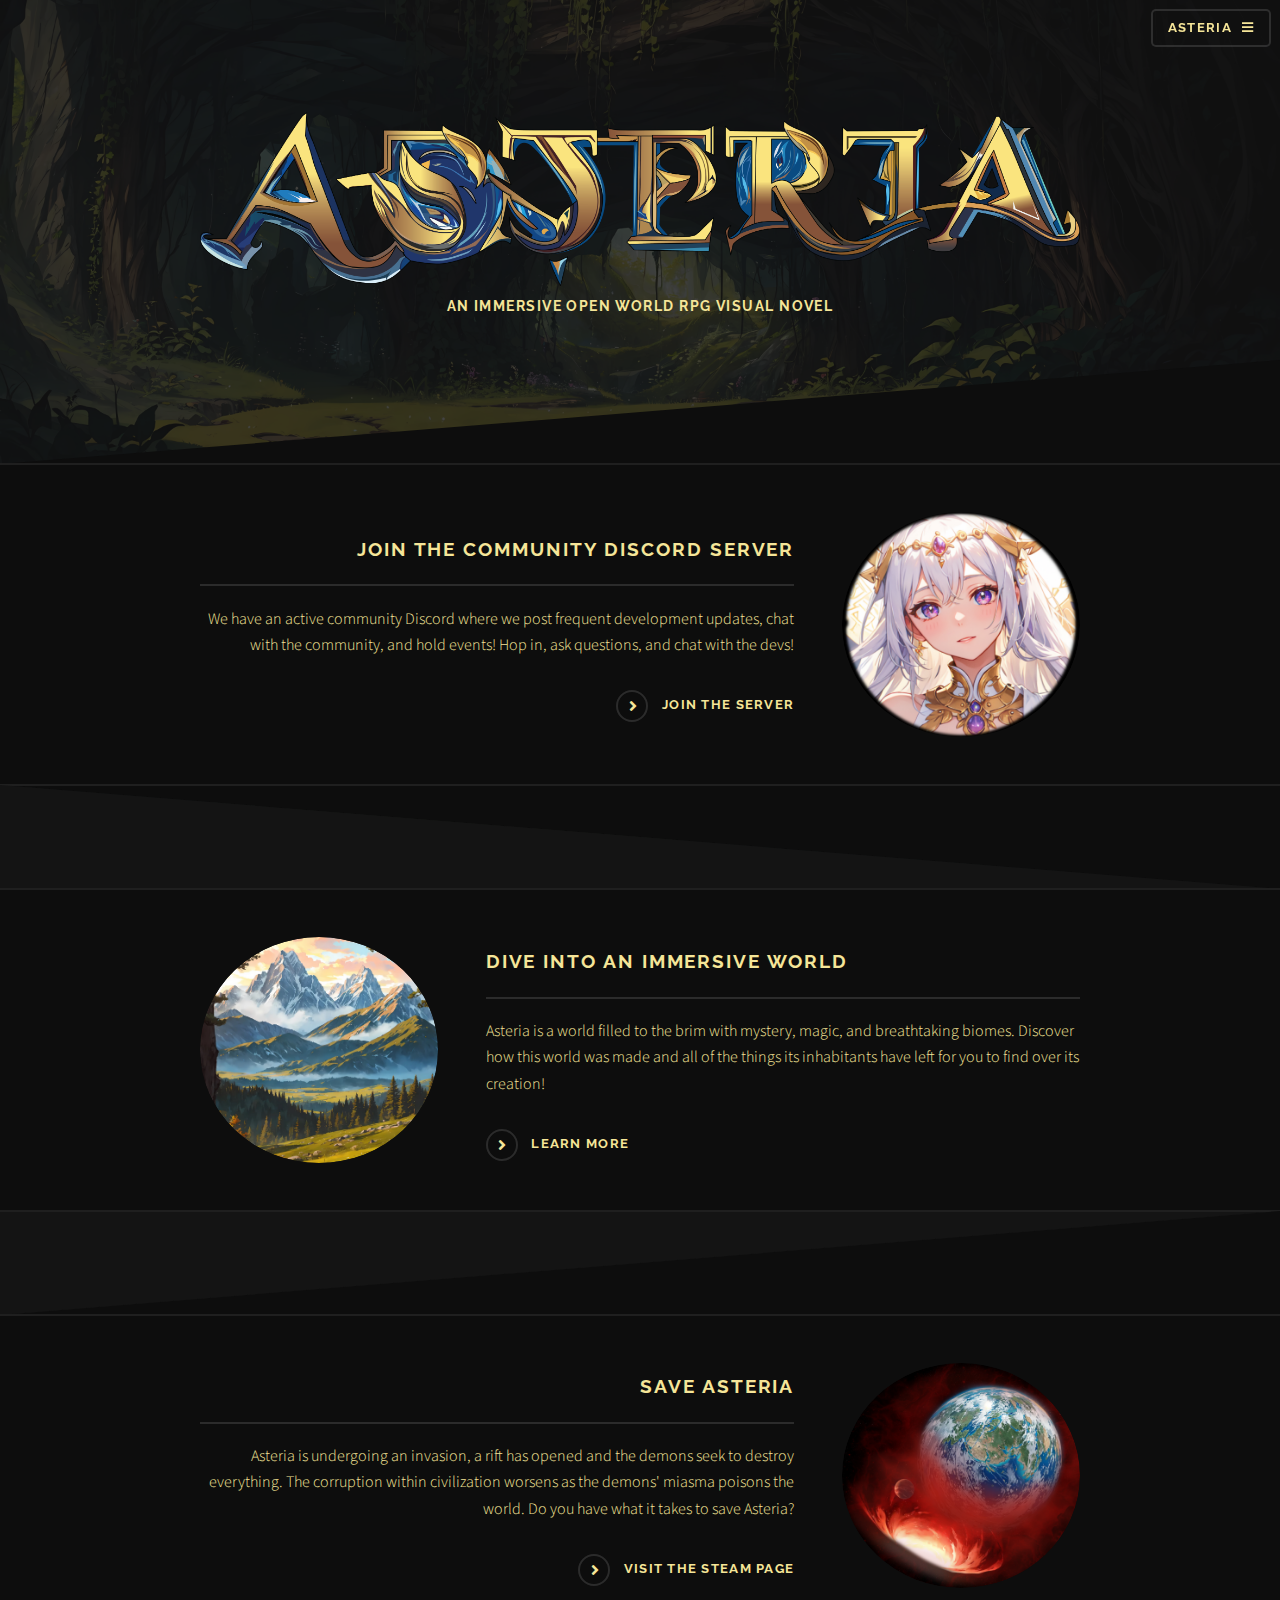
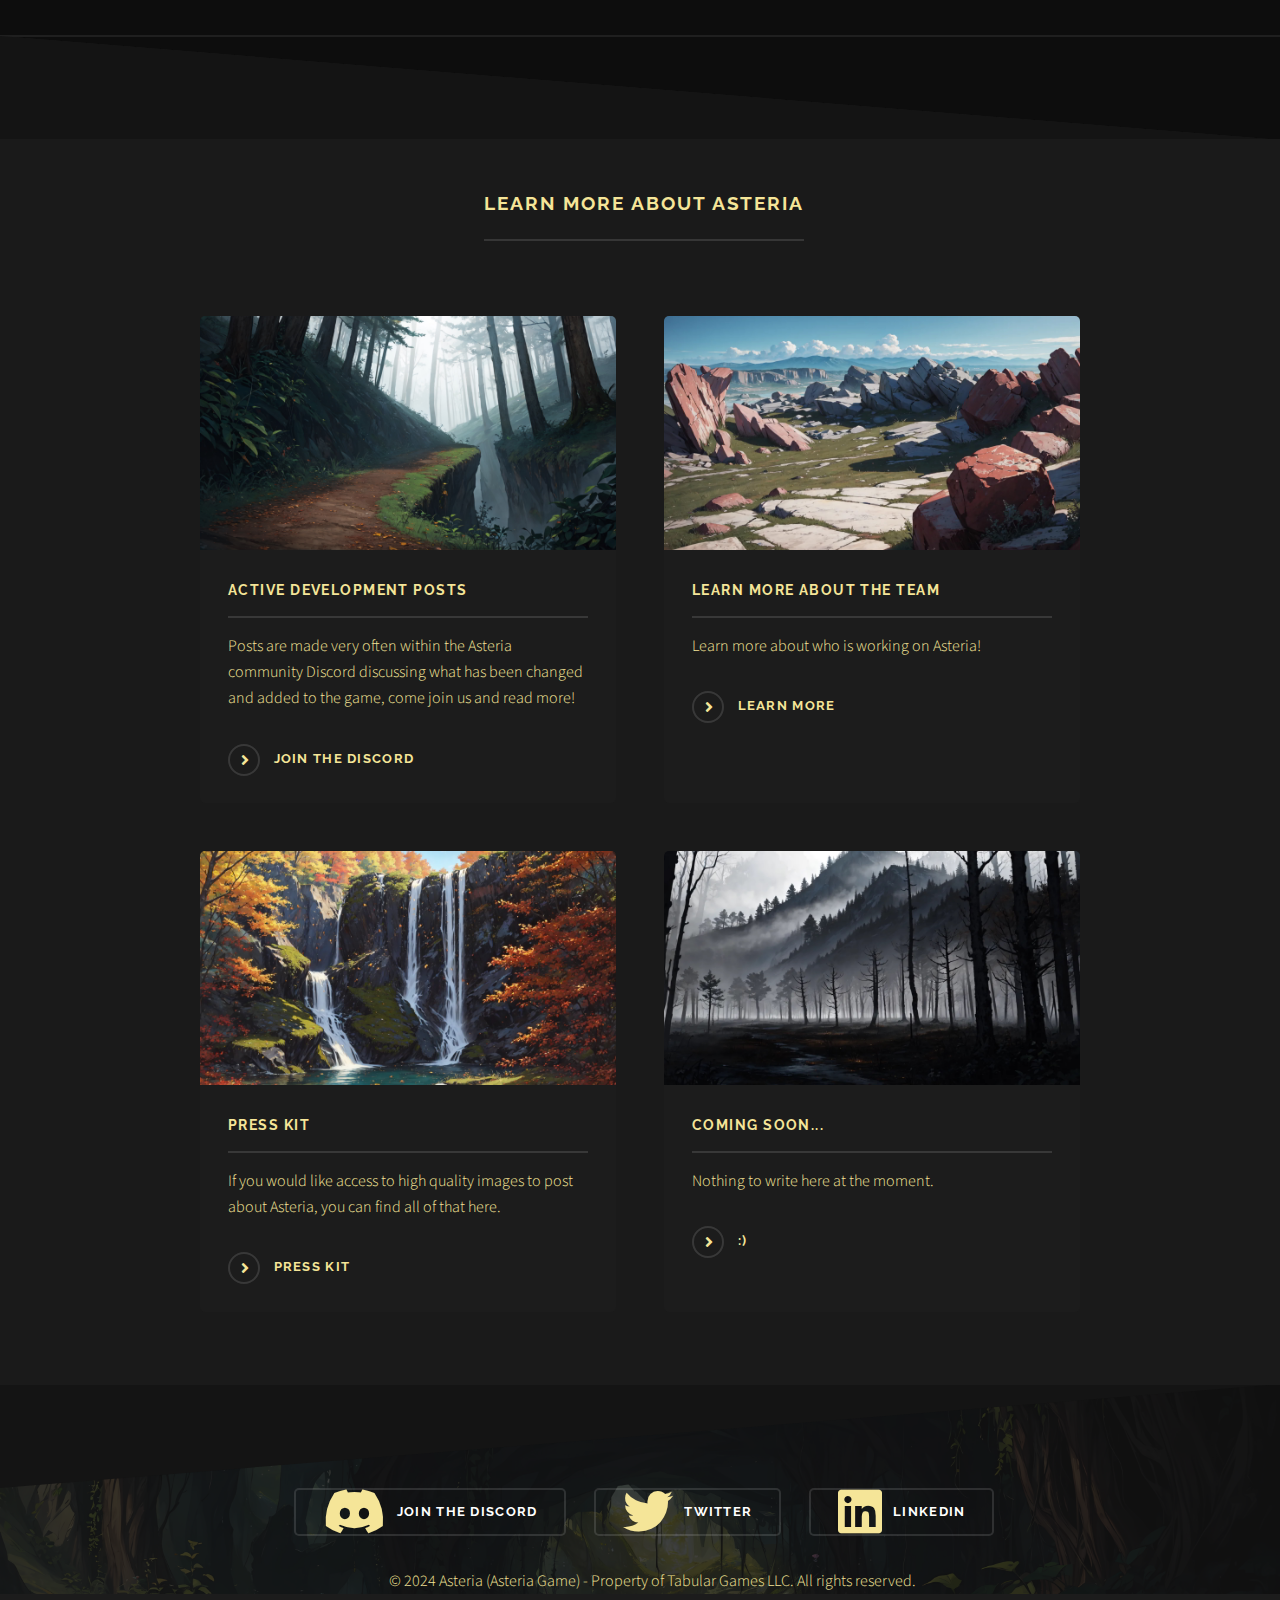
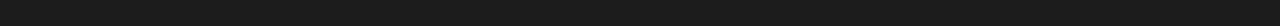
<file: index.html>
<!DOCTYPE HTML>
<html>
	<head>
		<title>Asteria</title>
		<meta charset="utf-8" />
		<meta name="viewport" content="width=device-width, initial-scale=1, user-scalable=no" />
		<link rel="stylesheet" href="assets/css/main.css" />
		<noscript><link rel="stylesheet" href="assets/css/noscript.css" /></noscript>
	</head>
	<body class="is-preload">

		<!-- Page Wrapper -->
			<div id="page-wrapper">

				<!-- Header -->
					<header id="header" class="alt">
						<h1><a href="index.html">Asteria</a></h1>
						<nav>
							<a href="#menu">Asteria</a>
						</nav>
					</header>

				<!-- Menu -->
					<nav id="menu">
						<div class="inner">
							<h2>Asteria</h2>
							<ul class="links">
								<li><a href="#">Steam</a></li>
								<li><a href="https://playasteria.net/discord">Join the Discord</a></li>
								<li><a href="https://playasteria.net/kickstarter">Kickstarter</a></li>
								<li><a href="#">Press Kit</a></li>
							</ul>
							<a href="#" class="close">Close</a>
						</div>
					</nav>

				<!-- Banner -->
					<section id="banner">
						<div class="inner" style="text-align: center;">
							<a class="image" style="display: inline-block; max-width: 100%; margin: 0 auto;">
								<img src="images/AsteriaLogo.png" alt="" style="width: 100%; height: auto; display: block; margin: auto;"/>
							</a>
							<h3>An Immersive Open World RPG Visual Novel</h3>
						</div>
					</section>

				<!-- Wrapper -->
					<section id="wrapper">

						<!-- One -->
							<section id="one" class="wrapper spotlight style1">
								<div class="inner">
									<a href="https://playasteria.net/discord" class="image"><img src="images/pic01.jpg" alt="" /></a>
									<div class="content">
										<h2 class="major">Join the community Discord Server</h2>
										<p>We have an active community Discord where we post frequent development updates, chat with the community, and hold events! Hop in, ask questions, and chat with the devs!</p>
										<a href="https://playasteria.net/discord" class="special">Join the Server</a>
									</div>
								</div>
							</section>

						<!-- Two -->
							<section id="two" class="wrapper alt spotlight style2">
								<div class="inner">
									<a href="#" class="image"><img src="images/pic02.jpg" alt="" /></a>
									<div class="content">
										<h2 class="major">Dive into an immersive world</h2>
										<p>Asteria is a world filled to the brim with mystery, magic, and breathtaking biomes. Discover how this world was made and all of the things its inhabitants have left for you to find over its creation!</p>
										<a href="#" class="special">Learn more</a>
									</div>
								</div>
							</section>

						<!-- Three -->
							<section id="three" class="wrapper spotlight style3">
								<div class="inner">
									<a href="#" class="image"><img src="images/pic03.jpg" alt="" /></a>
									<div class="content">
										<h2 class="major">Save Asteria</h2>
										<p>Asteria is undergoing an invasion, a rift has opened and the demons seek to destroy everything. The corruption within civilization worsens as the demons' miasma poisons the world. Do you have what it takes to save Asteria?</p>
										<a href="#" class="special">Visit the Steam page</a>
									</div>
								</div>
							</section>

						<!-- Four -->
							<section id="four" class="wrapper alt style1">
								<div class="inner">
									<ul style="display: flex; justify-content: center; list-style: none; padding: 0;">
									<li style="margin: 0 10px;">
									<h2 class="major">Learn More About Asteria</h2>
									</ul>
									<section class="features">
										<article>
											<a href="#" class="image"><img src="images/pic05.jpg" alt="" /></a>
											<h3 class="major">Active Development Posts</h3>
											<p>Posts are made very often within the Asteria community Discord discussing what has been changed and added to the game, come join us and read more!</p>
											<a href="https://playasteria.net/discord" class="special">Join the Discord</a>
										</article>
										<article>
											<a href="#" class="image"><img src="images/pic06.jpg" alt="" /></a>
											<h3 class="major">Learn more about the team</h3>
											<p>Learn more about who is working on Asteria!</p>
											<a href="#" class="special">Learn more</a>
										</article>
										<article>
											<a href="#" class="image"><img src="images/pic04.jpg" alt="" /></a>
											<h3 class="major">Press Kit</h3>
											<p>If you would like access to high quality images to post about Asteria, you can find all of that here.</p>
											<a href="#" class="special">Press Kit</a>
										</article>
										<article>
											<a href="#" class="image"><img src="images/pic07.jpg" alt="" /></a>
											<h3 class="major">Coming soon...</h3>
											<p>Nothing to write here at the moment.</p>
											<a href="#" class="special">:)</a>
										</article>
									</section>
									<!--<ul class="actions">
										<li><a href="#" class="button">Browse All</a></li>
									</ul>-->
								</div>
							</section>

					</section>

				<!-- Footer -->
					<section id="footer">
						<div class="content">
							<ul style="display: flex; justify-content: center; list-style: none; padding: 0;">
								<li style="margin: 0 10px;">
									<a href="https://playasteria.net/discord" class="button" style="display: flex; align-items: center; text-decoration: none; color: #f5e598;">
										<span class="icon brands fa-discord" style="font-size: 50px; margin-right: 10px; color: #f5e598;"></span>
										Join the Discord
									</a>
								</li>
								<li style="margin: 0 10px;">
									<a href="https://twitter.com/JusticeShultz" class="button" style="display: flex; align-items: center; text-decoration: none; color: #f5e598;">
										<span class="icon brands fa-twitter" style="font-size: 50px; margin-right: 10px; color: #f5e598;"></span>
										Twitter
									</a>
								</li>
								<li style="margin: 0 10px;">
									<a href="https://www.linkedin.com/in/justiceshultz/" class="button" style="display: flex; align-items: center; text-decoration: none; color: #f5e598;">
										<span class="icon brands fa-linkedin" style="font-size: 50px; margin-right: 10px; color: #f5e598;"></span>
										LinkedIn
									</a>
								</li>
							</ul>
							<ul class="copyright">
								<li style="display: flex; align-items: center; justify-content: center; text-align: center;">
									&copy; 2024 Asteria (Asteria Game) - Property of Tabular Games LLC.
									All rights reserved.
								</li>
							</ul>
						</div>
					</section>

			</div>

		<!-- Scripts -->
			<script src="assets/js/jquery.min.js"></script>
			<script src="assets/js/jquery.scrollex.min.js"></script>
			<script src="assets/js/browser.min.js"></script>
			<script src="assets/js/breakpoints.min.js"></script>
			<script src="assets/js/util.js"></script>
			<script src="assets/js/main.js"></script>

	</body>
</html>
</file>
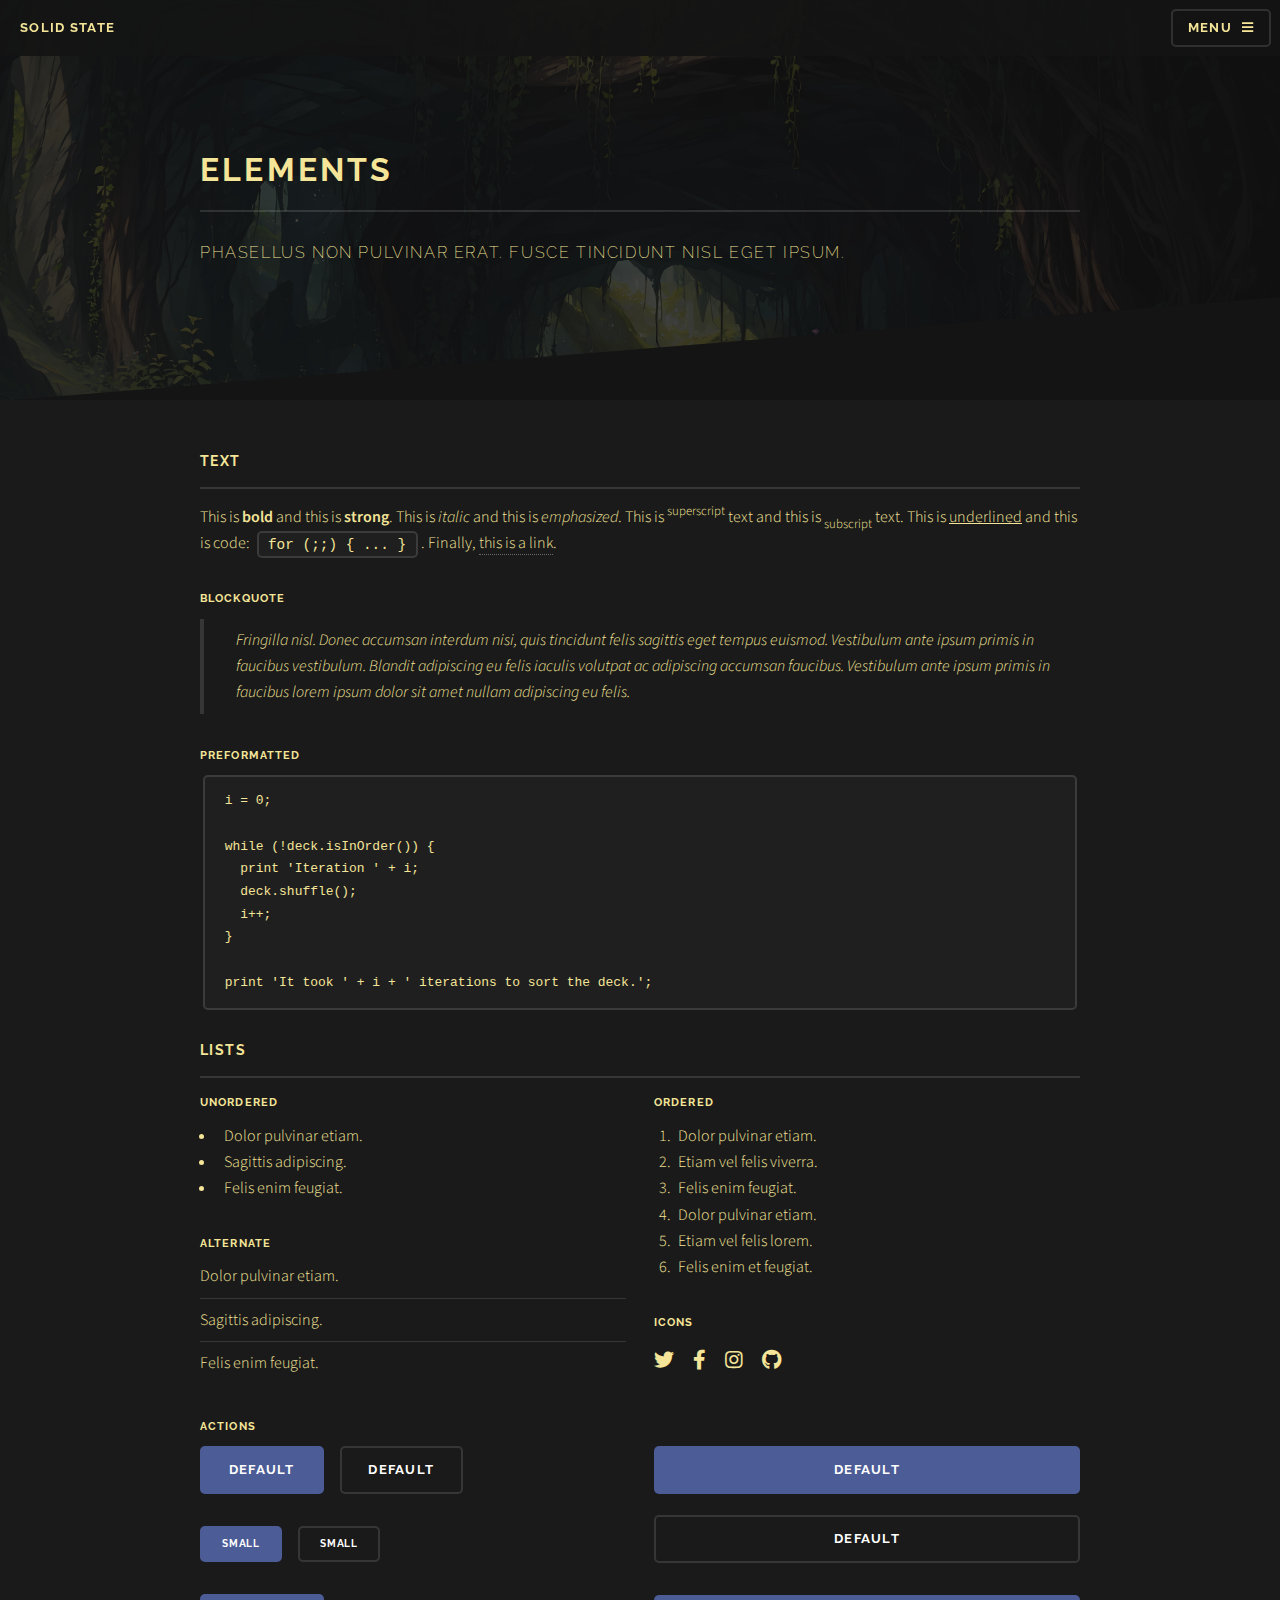
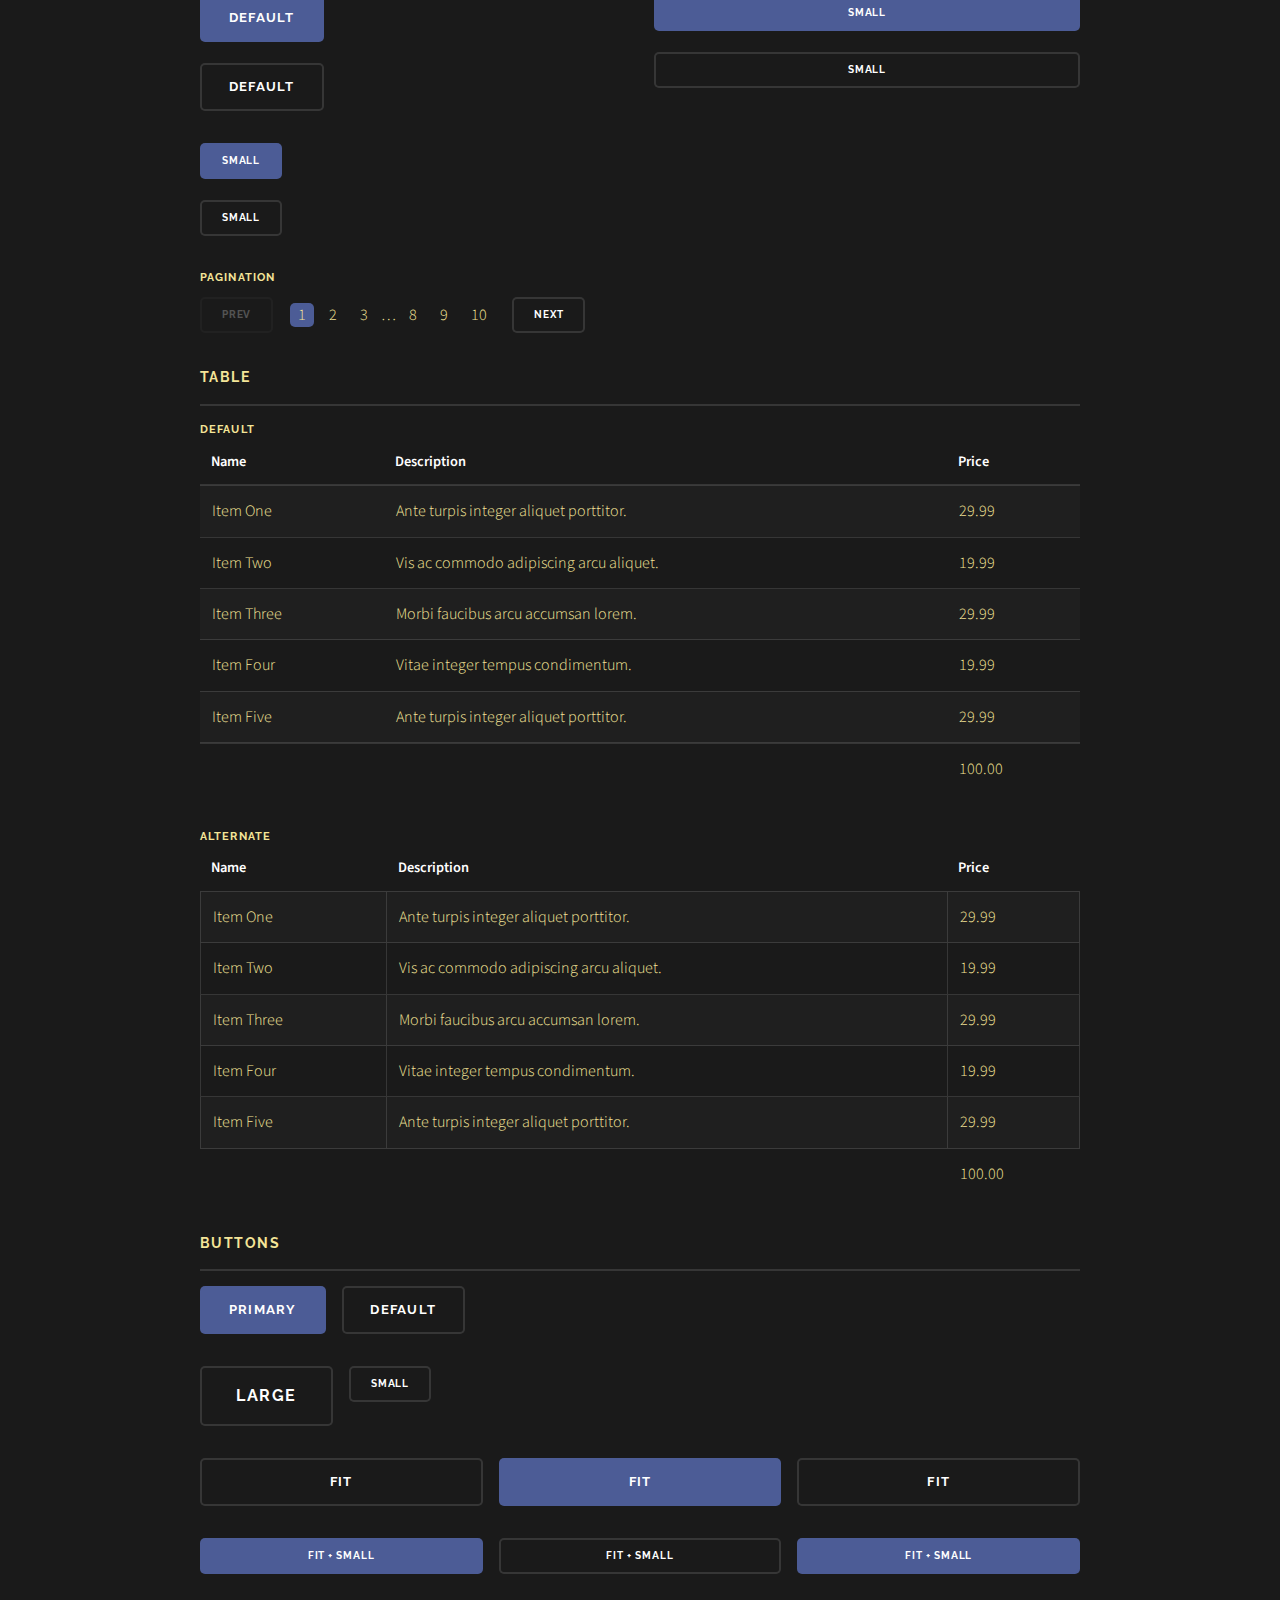
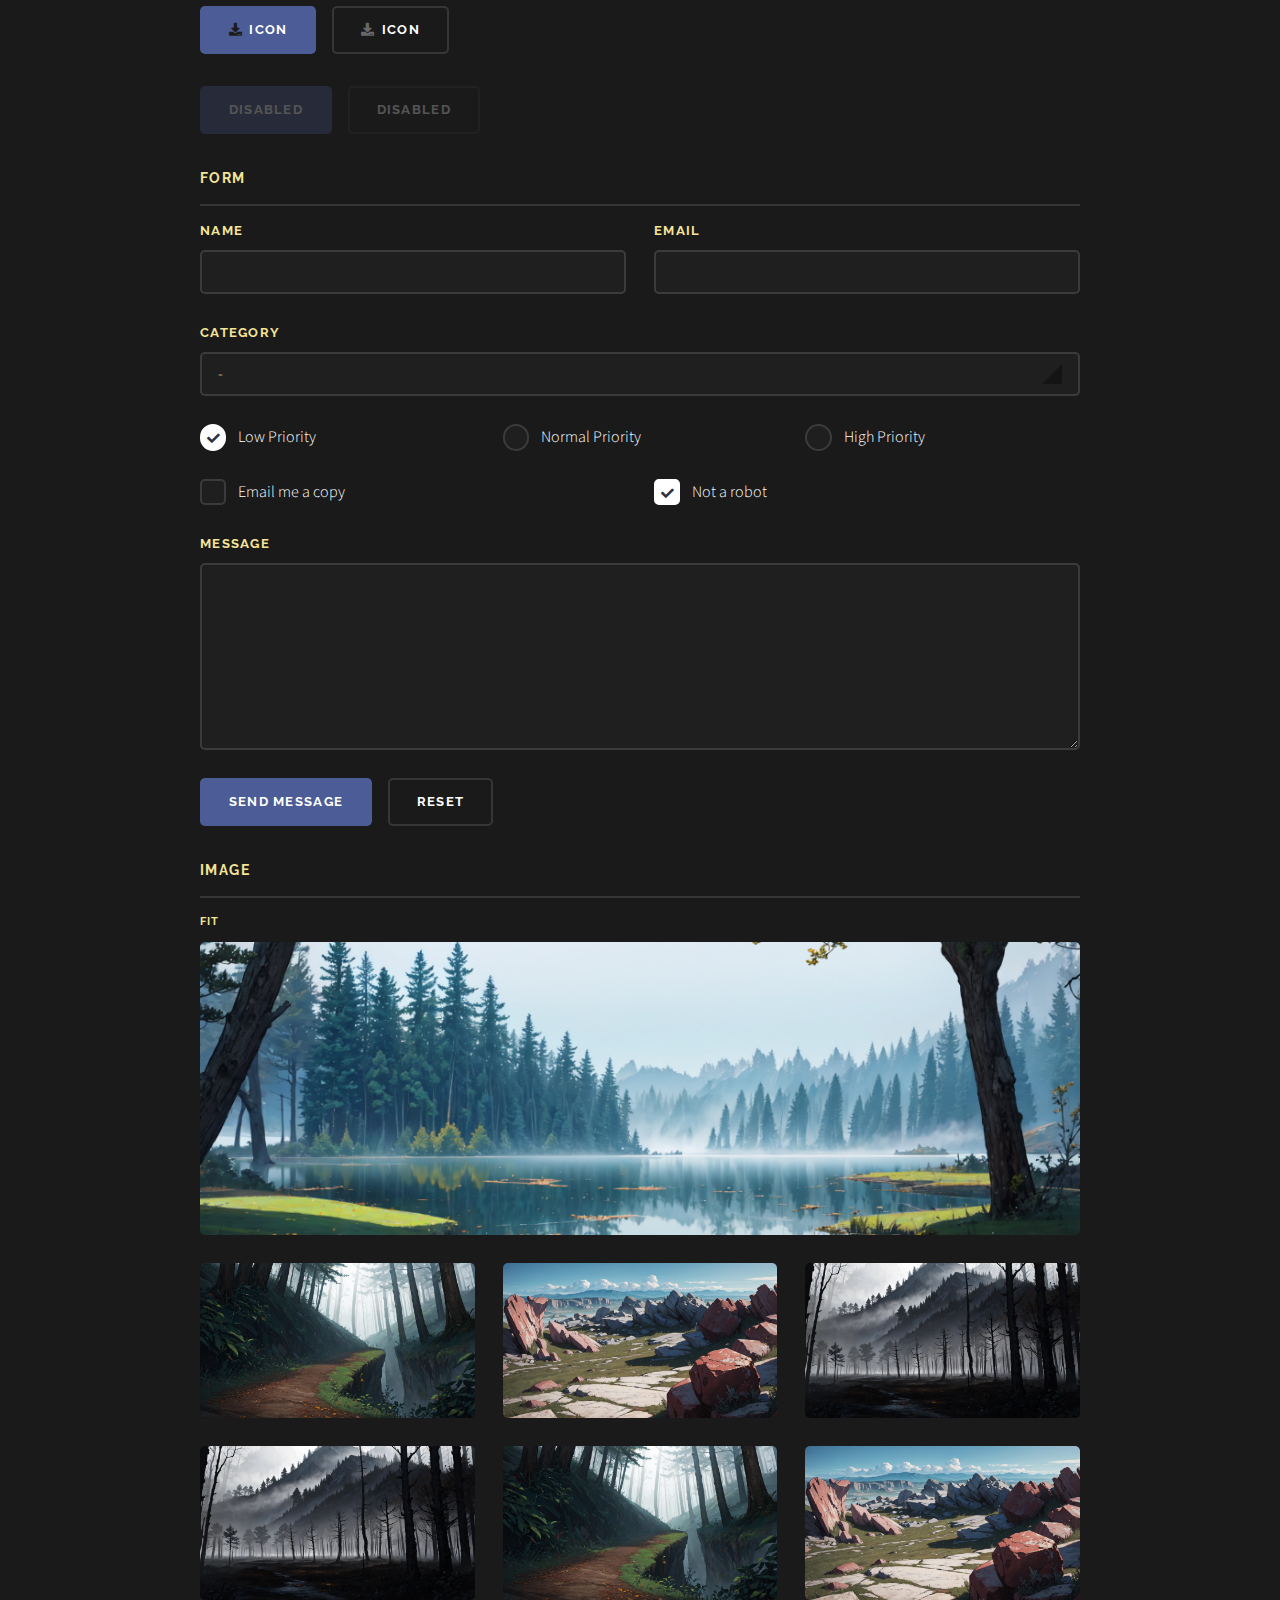
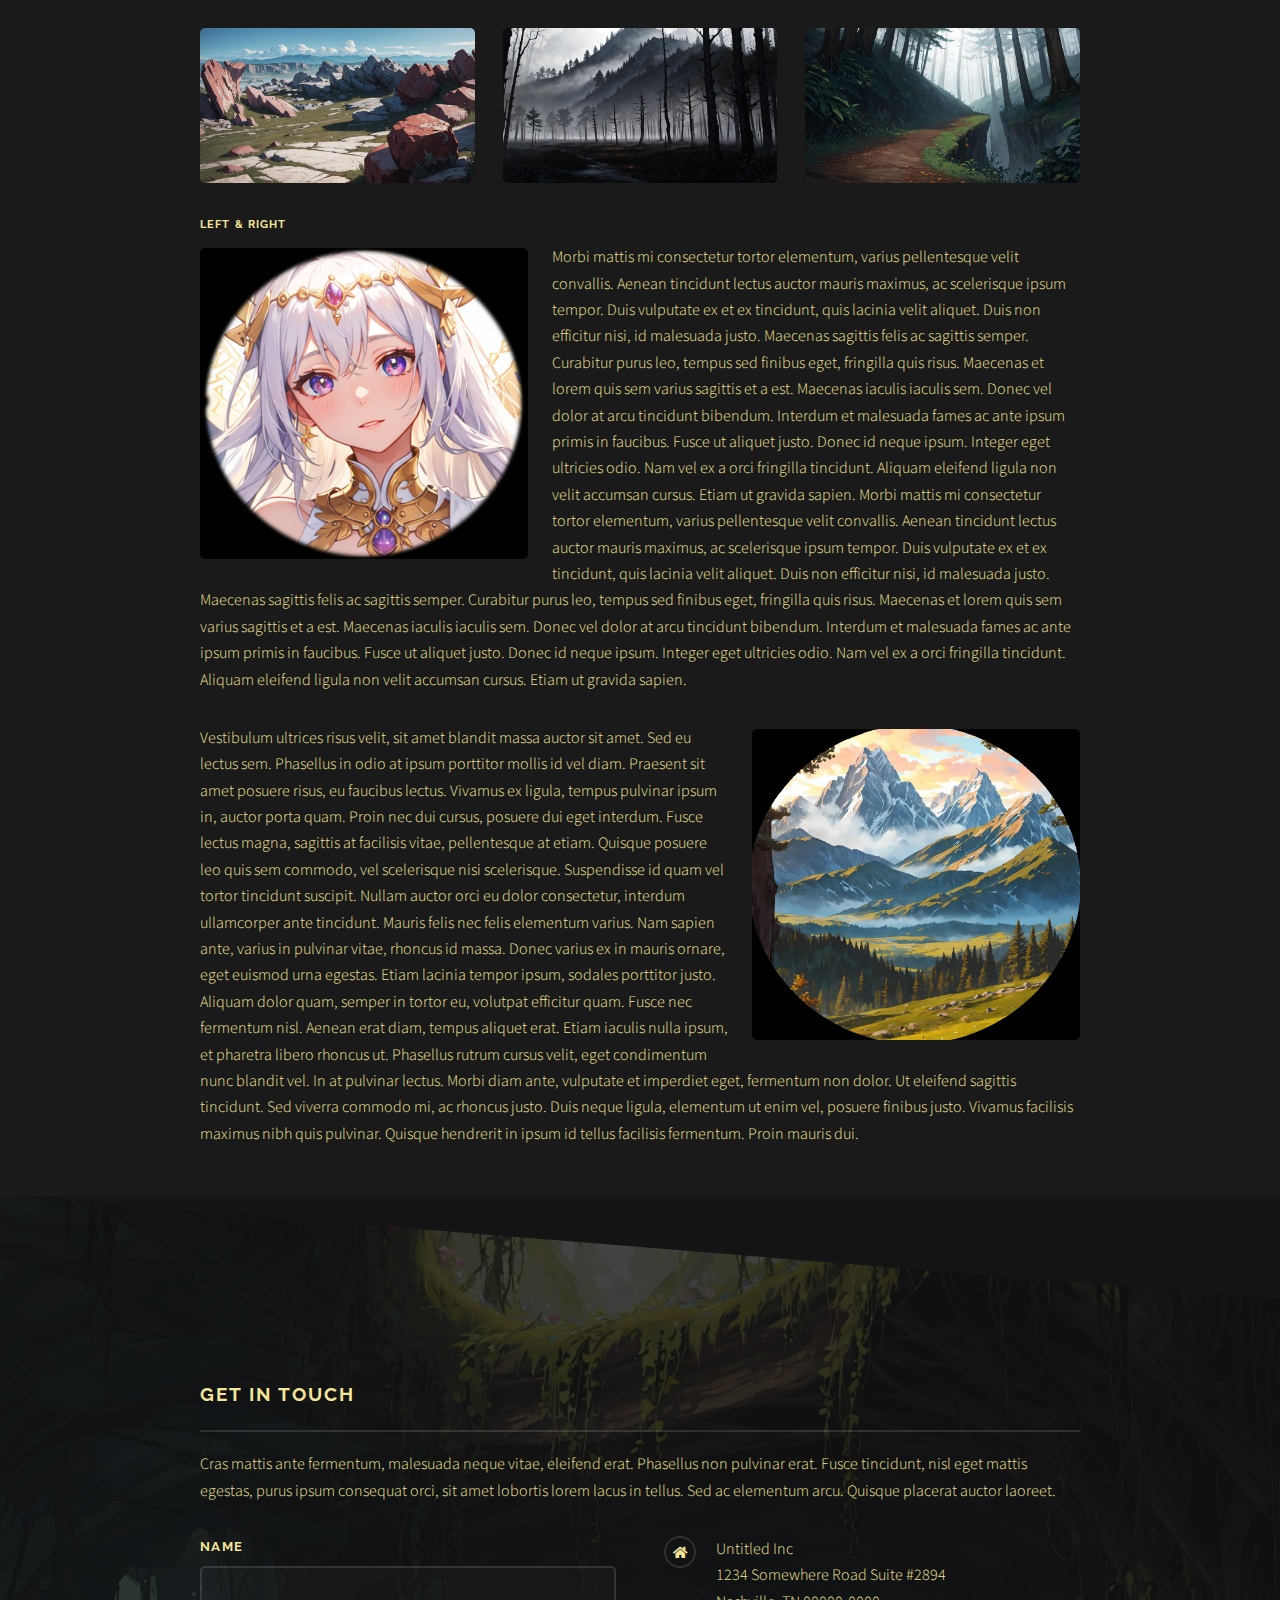
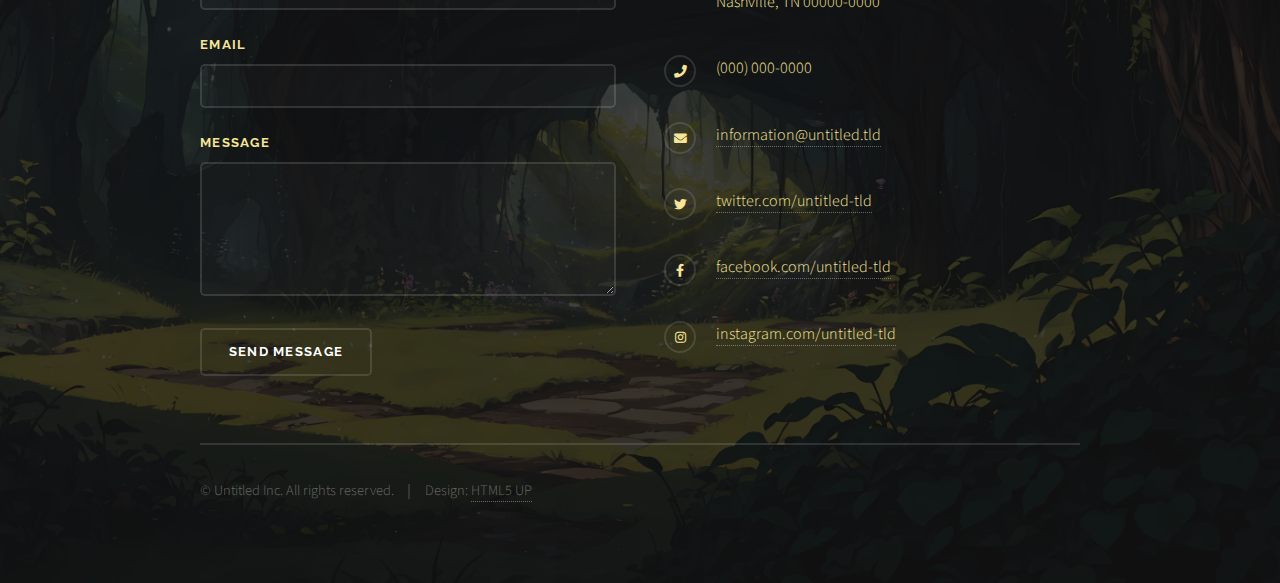
<file: elements.html>
<!DOCTYPE HTML>
<!--
	Solid State by HTML5 UP
	html5up.net | @ajlkn
	Free for personal and commercial use under the CCA 3.0 license (html5up.net/license)
-->
<html>
	<head>
		<title>Elements - Solid State by HTML5 UP</title>
		<meta charset="utf-8" />
		<meta name="viewport" content="width=device-width, initial-scale=1, user-scalable=no" />
		<link rel="stylesheet" href="assets/css/main.css" />
		<noscript><link rel="stylesheet" href="assets/css/noscript.css" /></noscript>
	</head>
	<body class="is-preload">

		<!-- Page Wrapper -->
			<div id="page-wrapper">

				<!-- Header -->
					<header id="header">
						<h1><a href="index.html">Solid State</a></h1>
						<nav>
							<a href="#menu">Menu</a>
						</nav>
					</header>

				<!-- Menu -->
					<nav id="menu">
						<div class="inner">
							<h2>Menu</h2>
							<ul class="links">
								<li><a href="index.html">Home</a></li>
								<li><a href="generic.html">Generic</a></li>
								<li><a href="elements.html">Elements</a></li>
								<li><a href="#">Log In</a></li>
								<li><a href="#">Sign Up</a></li>
							</ul>
							<a href="#" class="close">Close</a>
						</div>
					</nav>

				<!-- Wrapper -->
					<section id="wrapper">
						<header>
							<div class="inner">
								<h2>Elements</h2>
								<p>Phasellus non pulvinar erat. Fusce tincidunt nisl eget ipsum.</p>
							</div>
						</header>

						<!-- Content -->
							<div class="wrapper">
								<div class="inner">

									<section>
										<h3 class="major">Text</h3>
										<p>This is <b>bold</b> and this is <strong>strong</strong>. This is <i>italic</i> and this is <em>emphasized</em>.
										This is <sup>superscript</sup> text and this is <sub>subscript</sub> text.
										This is <u>underlined</u> and this is code: <code>for (;;) { ... }</code>. Finally, <a href="#">this is a link</a>.</p>
										<h4>Blockquote</h4>
										<blockquote>Fringilla nisl. Donec accumsan interdum nisi, quis tincidunt felis sagittis eget tempus euismod. Vestibulum ante ipsum primis in faucibus vestibulum. Blandit adipiscing eu felis iaculis volutpat ac adipiscing accumsan faucibus. Vestibulum ante ipsum primis in faucibus lorem ipsum dolor sit amet nullam adipiscing eu felis.</blockquote>
										<h4>Preformatted</h4>
										<pre><code>i = 0;

while (!deck.isInOrder()) {
  print 'Iteration ' + i;
  deck.shuffle();
  i++;
}

print 'It took ' + i + ' iterations to sort the deck.';</code></pre>
									</section>

									<section>
										<h3 class="major">Lists</h3>
										<div class="row">
											<div class="col-6 col-12-medium">
												<h4>Unordered</h4>
												<ul>
													<li>Dolor pulvinar etiam.</li>
													<li>Sagittis adipiscing.</li>
													<li>Felis enim feugiat.</li>
												</ul>
												<h4>Alternate</h4>
												<ul class="alt">
													<li>Dolor pulvinar etiam.</li>
													<li>Sagittis adipiscing.</li>
													<li>Felis enim feugiat.</li>
												</ul>
											</div>
											<div class="col-6 col-12-medium">
												<h4>Ordered</h4>
												<ol>
													<li>Dolor pulvinar etiam.</li>
													<li>Etiam vel felis viverra.</li>
													<li>Felis enim feugiat.</li>
													<li>Dolor pulvinar etiam.</li>
													<li>Etiam vel felis lorem.</li>
													<li>Felis enim et feugiat.</li>
												</ol>
												<h4>Icons</h4>
												<ul class="icons">
													<li><a href="#" class="icon brands fa-twitter"><span class="label">Twitter</span></a></li>
													<li><a href="#" class="icon brands fa-facebook-f"><span class="label">Facebook</span></a></li>
													<li><a href="#" class="icon brands fa-instagram"><span class="label">Instagram</span></a></li>
													<li><a href="#" class="icon brands fa-github"><span class="label">Github</span></a></li>
												</ul>
											</div>
										</div>
										<h4>Actions</h4>
										<div class="row">
											<div class="col-6 col-12-medium">
												<ul class="actions">
													<li><a href="#" class="button primary">Default</a></li>
													<li><a href="#" class="button">Default</a></li>
												</ul>
												<ul class="actions small">
													<li><a href="#" class="button primary small">Small</a></li>
													<li><a href="#" class="button small">Small</a></li>
												</ul>
												<ul class="actions stacked">
													<li><a href="#" class="button primary">Default</a></li>
													<li><a href="#" class="button">Default</a></li>
												</ul>
												<ul class="actions stacked small">
													<li><a href="#" class="button primary small">Small</a></li>
													<li><a href="#" class="button small">Small</a></li>
												</ul>
											</div>
											<div class="col-6 col-12-medium">
												<ul class="actions stacked">
													<li><a href="#" class="button primary fit">Default</a></li>
													<li><a href="#" class="button fit">Default</a></li>
												</ul>
												<ul class="actions stacked small">
													<li><a href="#" class="button primary small fit">Small</a></li>
													<li><a href="#" class="button small fit">Small</a></li>
												</ul>
											</div>
										</div>
										<h4>Pagination</h4>
										<ul class="pagination">
											<li><span class="button small disabled">Prev</span></li>
											<li><a href="#" class="page active">1</a></li>
											<li><a href="#" class="page">2</a></li>
											<li><a href="#" class="page">3</a></li>
											<li><span>&hellip;</span></li>
											<li><a href="#" class="page">8</a></li>
											<li><a href="#" class="page">9</a></li>
											<li><a href="#" class="page">10</a></li>
											<li><a href="#" class="button small">Next</a></li>
										</ul>
									</section>

									<section>
										<h3 class="major">Table</h3>
										<h4>Default</h4>
										<div class="table-wrapper">
											<table>
												<thead>
													<tr>
														<th>Name</th>
														<th>Description</th>
														<th>Price</th>
													</tr>
												</thead>
												<tbody>
													<tr>
														<td>Item One</td>
														<td>Ante turpis integer aliquet porttitor.</td>
														<td>29.99</td>
													</tr>
													<tr>
														<td>Item Two</td>
														<td>Vis ac commodo adipiscing arcu aliquet.</td>
														<td>19.99</td>
													</tr>
													<tr>
														<td>Item Three</td>
														<td> Morbi faucibus arcu accumsan lorem.</td>
														<td>29.99</td>
													</tr>
													<tr>
														<td>Item Four</td>
														<td>Vitae integer tempus condimentum.</td>
														<td>19.99</td>
													</tr>
													<tr>
														<td>Item Five</td>
														<td>Ante turpis integer aliquet porttitor.</td>
														<td>29.99</td>
													</tr>
												</tbody>
												<tfoot>
													<tr>
														<td colspan="2"></td>
														<td>100.00</td>
													</tr>
												</tfoot>
											</table>
										</div>

										<h4>Alternate</h4>
										<div class="table-wrapper">
											<table class="alt">
												<thead>
													<tr>
														<th>Name</th>
														<th>Description</th>
														<th>Price</th>
													</tr>
												</thead>
												<tbody>
													<tr>
														<td>Item One</td>
														<td>Ante turpis integer aliquet porttitor.</td>
														<td>29.99</td>
													</tr>
													<tr>
														<td>Item Two</td>
														<td>Vis ac commodo adipiscing arcu aliquet.</td>
														<td>19.99</td>
													</tr>
													<tr>
														<td>Item Three</td>
														<td> Morbi faucibus arcu accumsan lorem.</td>
														<td>29.99</td>
													</tr>
													<tr>
														<td>Item Four</td>
														<td>Vitae integer tempus condimentum.</td>
														<td>19.99</td>
													</tr>
													<tr>
														<td>Item Five</td>
														<td>Ante turpis integer aliquet porttitor.</td>
														<td>29.99</td>
													</tr>
												</tbody>
												<tfoot>
													<tr>
														<td colspan="2"></td>
														<td>100.00</td>
													</tr>
												</tfoot>
											</table>
										</div>
									</section>

									<section>
										<h3 class="major">Buttons</h3>
										<ul class="actions">
											<li><a href="#" class="button primary">Primary</a></li>
											<li><a href="#" class="button">Default</a></li>
										</ul>
										<ul class="actions">
											<li><a href="#" class="button large">Large</a></li>
											<li><a href="#" class="button small">Small</a></li>
										</ul>
										<ul class="actions fit">
											<li><a href="#" class="button fit">Fit</a></li>
											<li><a href="#" class="button primary fit">Fit</a></li>
											<li><a href="#" class="button fit">Fit</a></li>
										</ul>
										<ul class="actions fit small">
											<li><a href="#" class="button primary fit small">Fit + Small</a></li>
											<li><a href="#" class="button fit small">Fit + Small</a></li>
											<li><a href="#" class="button primary fit small">Fit + Small</a></li>
										</ul>
										<ul class="actions">
											<li><a href="#" class="button primary icon solid fa-download">Icon</a></li>
											<li><a href="#" class="button icon solid fa-download">Icon</a></li>
										</ul>
										<ul class="actions">
											<li><span class="button primary disabled">Disabled</span></li>
											<li><span class="button disabled">Disabled</span></li>
										</ul>
									</section>

									<section>
										<h3 class="major">Form</h3>
										<form method="post" action="#">
											<div class="row gtr-uniform">
												<div class="col-6 col-12-xsmall">
													<label for="demo-name">Name</label>
													<input type="text" name="demo-name" id="demo-name" value="" />
												</div>
												<div class="col-6 col-12-xsmall">
													<label for="demo-email">Email</label>
													<input type="email" name="demo-email" id="demo-email" value="" />
												</div>
												<div class="col-12">
													<label for="demo-category">Category</label>
													<select name="demo-category" id="demo-category">
														<option value="">-</option>
														<option value="1">Manufacturing</option>
														<option value="1">Shipping</option>
														<option value="1">Administration</option>
														<option value="1">Human Resources</option>
													</select>
												</div>
												<div class="col-4 col-12-small">
													<input type="radio" id="demo-priority-low" name="demo-priority" checked>
													<label for="demo-priority-low">Low Priority</label>
												</div>
												<div class="col-4 col-12-small">
													<input type="radio" id="demo-priority-normal" name="demo-priority">
													<label for="demo-priority-normal">Normal Priority</label>
												</div>
												<div class="col-4 col-12-small">
													<input type="radio" id="demo-priority-high" name="demo-priority">
													<label for="demo-priority-high">High Priority</label>
												</div>
												<div class="col-6 col-12-small">
													<input type="checkbox" id="demo-copy" name="demo-copy">
													<label for="demo-copy">Email me a copy</label>
												</div>
												<div class="col-6 col-12-small">
													<input type="checkbox" id="demo-human" name="demo-human" checked>
													<label for="demo-human">Not a robot</label>
												</div>
												<div class="col-12">
													<label for="demo-message">Message</label>
													<textarea name="demo-message" id="demo-message" rows="6"></textarea>
												</div>
												<div class="col-12">
													<ul class="actions">
														<li><input type="submit" value="Send Message" class="primary" /></li>
														<li><input type="reset" value="Reset" /></li>
													</ul>
												</div>
											</div>
										</form>
									</section>

									<section>
										<h3 class="major">Image</h3>
										<h4>Fit</h4>
										<div class="box alt">
											<div class="row gtr-uniform">
												<div class="col-12"><span class="image fit"><img src="images/pic08.jpg" alt="" /></span></div>
												<div class="col-4"><span class="image fit"><img src="images/pic05.jpg" alt="" /></span></div>
												<div class="col-4"><span class="image fit"><img src="images/pic06.jpg" alt="" /></span></div>
												<div class="col-4"><span class="image fit"><img src="images/pic07.jpg" alt="" /></span></div>
												<div class="col-4"><span class="image fit"><img src="images/pic07.jpg" alt="" /></span></div>
												<div class="col-4"><span class="image fit"><img src="images/pic05.jpg" alt="" /></span></div>
												<div class="col-4"><span class="image fit"><img src="images/pic06.jpg" alt="" /></span></div>
												<div class="col-4"><span class="image fit"><img src="images/pic06.jpg" alt="" /></span></div>
												<div class="col-4"><span class="image fit"><img src="images/pic07.jpg" alt="" /></span></div>
												<div class="col-4"><span class="image fit"><img src="images/pic05.jpg" alt="" /></span></div>
											</div>
										</div>
										<h4>Left &amp; Right</h4>
										<p><span class="image left"><img src="images/pic01.jpg" alt="" /></span>Morbi mattis mi consectetur tortor elementum, varius pellentesque velit convallis. Aenean tincidunt lectus auctor mauris maximus, ac scelerisque ipsum tempor. Duis vulputate ex et ex tincidunt, quis lacinia velit aliquet. Duis non efficitur nisi, id malesuada justo. Maecenas sagittis felis ac sagittis semper. Curabitur purus leo, tempus sed finibus eget, fringilla quis risus. Maecenas et lorem quis sem varius sagittis et a est. Maecenas iaculis iaculis sem. Donec vel dolor at arcu tincidunt bibendum. Interdum et malesuada fames ac ante ipsum primis in faucibus. Fusce ut aliquet justo. Donec id neque ipsum. Integer eget ultricies odio. Nam vel ex a orci fringilla tincidunt. Aliquam eleifend ligula non velit accumsan cursus. Etiam ut gravida sapien. Morbi mattis mi consectetur tortor elementum, varius pellentesque velit convallis. Aenean tincidunt lectus auctor mauris maximus, ac scelerisque ipsum tempor. Duis vulputate ex et ex tincidunt, quis lacinia velit aliquet. Duis non efficitur nisi, id malesuada justo. Maecenas sagittis felis ac sagittis semper. Curabitur purus leo, tempus sed finibus eget, fringilla quis risus. Maecenas et lorem quis sem varius sagittis et a est. Maecenas iaculis iaculis sem. Donec vel dolor at arcu tincidunt bibendum. Interdum et malesuada fames ac ante ipsum primis in faucibus. Fusce ut aliquet justo. Donec id neque ipsum. Integer eget ultricies odio. Nam vel ex a orci fringilla tincidunt. Aliquam eleifend ligula non velit accumsan cursus. Etiam ut gravida sapien.</p>
										<p><span class="image right"><img src="images/pic02.jpg" alt="" /></span>Vestibulum ultrices risus velit, sit amet blandit massa auctor sit amet. Sed eu lectus sem. Phasellus in odio at ipsum porttitor mollis id vel diam. Praesent sit amet posuere risus, eu faucibus lectus. Vivamus ex ligula, tempus pulvinar ipsum in, auctor porta quam. Proin nec dui cursus, posuere dui eget interdum. Fusce lectus magna, sagittis at facilisis vitae, pellentesque at etiam. Quisque posuere leo quis sem commodo, vel scelerisque nisi scelerisque. Suspendisse id quam vel tortor tincidunt suscipit. Nullam auctor orci eu dolor consectetur, interdum ullamcorper ante tincidunt. Mauris felis nec felis elementum varius. Nam sapien ante, varius in pulvinar vitae, rhoncus id massa. Donec varius ex in mauris ornare, eget euismod urna egestas. Etiam lacinia tempor ipsum, sodales porttitor justo. Aliquam dolor quam, semper in tortor eu, volutpat efficitur quam. Fusce nec fermentum nisl. Aenean erat diam, tempus aliquet erat. Etiam iaculis nulla ipsum, et pharetra libero rhoncus ut. Phasellus rutrum cursus velit, eget condimentum nunc blandit vel. In at pulvinar lectus. Morbi diam ante, vulputate et imperdiet eget, fermentum non dolor. Ut eleifend sagittis tincidunt. Sed viverra commodo mi, ac rhoncus justo. Duis neque ligula, elementum ut enim vel, posuere finibus justo. Vivamus facilisis maximus nibh quis pulvinar. Quisque hendrerit in ipsum id tellus facilisis fermentum. Proin mauris dui.</p>
									</section>

								</div>
							</div>

					</section>

				<!-- Footer -->
					<section id="footer">
						<div class="inner">
							<h2 class="major">Get in touch</h2>
							<p>Cras mattis ante fermentum, malesuada neque vitae, eleifend erat. Phasellus non pulvinar erat. Fusce tincidunt, nisl eget mattis egestas, purus ipsum consequat orci, sit amet lobortis lorem lacus in tellus. Sed ac elementum arcu. Quisque placerat auctor laoreet.</p>
							<form method="post" action="#">
								<div class="fields">
									<div class="field">
										<label for="name">Name</label>
										<input type="text" name="name" id="name" />
									</div>
									<div class="field">
										<label for="email">Email</label>
										<input type="email" name="email" id="email" />
									</div>
									<div class="field">
										<label for="message">Message</label>
										<textarea name="message" id="message" rows="4"></textarea>
									</div>
								</div>
								<ul class="actions">
									<li><input type="submit" value="Send Message" /></li>
								</ul>
							</form>
							<ul class="contact">
								<li class="icon solid fa-home">
									Untitled Inc<br />
									1234 Somewhere Road Suite #2894<br />
									Nashville, TN 00000-0000
								</li>
								<li class="icon solid fa-phone">(000) 000-0000</li>
								<li class="icon solid fa-envelope"><a href="#">information@untitled.tld</a></li>
								<li class="icon brands fa-twitter"><a href="#">twitter.com/untitled-tld</a></li>
								<li class="icon brands fa-facebook-f"><a href="#">facebook.com/untitled-tld</a></li>
								<li class="icon brands fa-instagram"><a href="#">instagram.com/untitled-tld</a></li>
							</ul>
							<ul class="copyright">
								<li>&copy; Untitled Inc. All rights reserved.</li><li>Design: <a href="http://html5up.net">HTML5 UP</a></li>
							</ul>
						</div>
					</section>

			</div>

		<!-- Scripts -->
			<script src="assets/js/jquery.min.js"></script>
			<script src="assets/js/jquery.scrollex.min.js"></script>
			<script src="assets/js/browser.min.js"></script>
			<script src="assets/js/breakpoints.min.js"></script>
			<script src="assets/js/util.js"></script>
			<script src="assets/js/main.js"></script>

	</body>
</html>
</file>
<file: assets/css/noscript.css>
/*
	Solid State by HTML5 UP
	html5up.net | @ajlkn
	Free for personal and commercial use under the CCA 3.0 license (html5up.net/license)
*/

/* Banner */

	body.is-preload #banner .logo {
		-moz-transform: none;
		-webkit-transform: none;
		-ms-transform: none;
		transform: none;
		opacity: 1;
	}

	body.is-preload #banner h2 {
		opacity: 1;
		-moz-transform: none;
		-webkit-transform: none;
		-ms-transform: none;
		transform: none;
		-moz-filter: none;
		-webkit-filter: none;
		-ms-filter: none;
		filter: none;
	}

	body.is-preload #banner p {
		opacity: 01;
		-moz-transform: none;
		-webkit-transform: none;
		-ms-transform: none;
		transform: none;
		-moz-filter: none;
		-webkit-filter: none;
		-ms-filter: none;
		filter: none;
	}
</file>
<file: assets/css/main.css>
@import url(fontawesome-all.min.css);
@import url("https://fonts.googleapis.com/css?family=Raleway:200,700|Source+Sans+Pro:300,600,300italic,600italic");

/*
	Solid State by HTML5 UP
	html5up.net | @ajlkn
	Free for personal and commercial use under the CCA 3.0 license (html5up.net/license)
*/

html, body, div, span, applet, object,
iframe, h1, h2, h3, h4, h5, h6, p, blockquote,
pre, a, abbr, acronym, address, big, cite,
code, del, dfn, em, img, ins, kbd, q, s, samp,
small, strike, strong, sub, sup, tt, var, b,
u, i, center, dl, dt, dd, ol, ul, li, fieldset,
form, label, legend, table, caption, tbody,
tfoot, thead, tr, th, td, article, aside,
canvas, details, embed, figure, figcaption,
footer, header, hgroup, menu, nav, output, ruby,
section, summary, time, mark, audio, video {
	margin: 0;
	padding: 0;
	border: 0;
	font-size: 100%;
	font: inherit;
	vertical-align: baseline;}

article, aside, details, figcaption, figure,
footer, header, hgroup, menu, nav, section {
	display: block;}

body {
	line-height: 1;
}

ol, ul {
	list-style: none;
}

blockquote, q {
	quotes: none;
}

	blockquote:before, blockquote:after, q:before, q:after {
		content: '';
		content: none;
	}

table {
	border-collapse: collapse;
	border-spacing: 0;
}

body {
	-webkit-text-size-adjust: none;
}

mark {
	background-color: transparent;
	color: inherit;
}

input::-moz-focus-inner {
	border: 0;
	padding: 0;
}

input, select, textarea {
	-moz-appearance: none;
	-webkit-appearance: none;
	-ms-appearance: none;
	appearance: none;
}

/* Basic */

	@-ms-viewport {
		width: device-width;
	}

	body {
		-ms-overflow-style: scrollbar;
	}

	@media screen and (max-width: 480px) {

		html, body {
			min-width: 320px;
		}

	}

	html {
		box-sizing: border-box;
	}

	*, *:before, *:after {
		box-sizing: inherit;
	}

	body {
		background-color: #1c1c1c;
		background-image: linear-gradient(to top, rgba(20, 20, 20, 0.8), rgba(20, 20, 20, 0.8)), url("../../images/bg.jpg");
		background-size: auto,
 cover;
		background-attachment: fixed,
 fixed;
		background-position: center,
 center;
	}

		body.is-preload *, body.is-preload *:before, body.is-preload *:after {
			-moz-animation: none !important;
			-webkit-animation: none !important;
			-ms-animation: none !important;
			animation: none !important;
			-moz-transition: none !important;
			-webkit-transition: none !important;
			-ms-transition: none !important;
			transition: none !important;
		}

/* Type */

	body, input, select, textarea {
		color: #f5e598;
		font-family: "Source Sans Pro", Helvetica, sans-serif;
		font-size: 16.5pt;
		font-weight: 300;
		line-height: 1.65;
	}

		@media screen and (max-width: 1680px) {

			body, input, select, textarea {
				font-size: 13pt;
			}

		}

		@media screen and (max-width: 1280px) {

			body, input, select, textarea {
				font-size: 12pt;
			}

		}

		@media screen and (max-width: 980px) {

			body, input, select, textarea {
				font-size: 12pt;
			}

		}

		@media screen and (max-width: 736px) {

			body, input, select, textarea {
				font-size: 12pt;
			}

		}

		@media screen and (max-width: 480px) {

			body, input, select, textarea {
				font-size: 12pt;
			}

		}

	a {
		-moz-transition: color 0.2s ease-in-out, border-bottom-color 0.2s ease-in-out;
		-webkit-transition: color 0.2s ease-in-out, border-bottom-color 0.2s ease-in-out;
		-ms-transition: color 0.2s ease-in-out, border-bottom-color 0.2s ease-in-out;
		transition: color 0.2s ease-in-out, border-bottom-color 0.2s ease-in-out;
		border-bottom: dotted 1px rgba(255, 255, 255, 0.35);
		color: #f5e598;
		text-decoration: none;
	}

		a:hover {
			border-bottom-color: transparent;
			color: #f5e598 !important;
		}

		a.special:not(.button) {
			text-decoration: none;
			border-bottom: 0;
			display: block;
			font-family: Raleway, Helvetica, sans-serif;
			font-size: 0.8em;
			font-weight: 700;
			letter-spacing: 0.1em;
			margin: 0 0 2em 0;
			text-transform: uppercase;
		}

			a.special:not(.button):before {
				-moz-osx-font-smoothing: grayscale;
				-webkit-font-smoothing: antialiased;
				display: inline-block;
				font-style: normal;
				font-variant: normal;
				text-rendering: auto;
				line-height: 1;
				text-transform: none !important;
				font-family: 'Font Awesome 5 Free';
				font-weight: 900;
			}

			a.special:not(.button):before {
				-moz-transition: background-color 0.2s ease-in-out;
				-webkit-transition: background-color 0.2s ease-in-out;
				-ms-transition: background-color 0.2s ease-in-out;
				transition: background-color 0.2s ease-in-out;
				border-radius: 100%;
				border: solid 2px rgba(255, 255, 255, 0.125);
				content: '\f105';
				display: inline-block;
				font-size: 1.25em;
				height: 2em;
				line-height: 1.75em;
				margin-right: 0.85em;
				text-align: center;
				text-indent: 0.15em;
				vertical-align: middle;
				width: 2em;
			}

			a.special:not(.button):hover:before {
				background-color: rgba(255, 255, 255, 0.025);
			}

			a.special:not(.button):active:before {
				background-color: rgba(255, 255, 255, 0.075);
			}

	strong, b {
		color: #f5e598;
		font-weight: 600;
	}

	em, i {
		font-style: italic;
	}

	p {
		margin: 0 0 2em 0;
	}

	h1, h2, h3, h4, h5, h6 {
		color: #f5e598;
		font-family: Raleway, Helvetica, sans-serif;
		font-weight: 700;
		letter-spacing: 0.1em;
		margin: 0 0 1em 0;
		text-transform: uppercase;
	}

		h1 a, h2 a, h3 a, h4 a, h5 a, h6 a {
			color: inherit;
			text-decoration: none;
			border-bottom: 0;
		}

		h1 span, h2 span, h3 span, h4 span, h5 span, h6 span {
			font-weight: 200;
		}

		h1.major, h2.major, h3.major, h4.major, h5.major, h6.major {
			padding-bottom: 1em;
			border-bottom: solid 2px rgba(255, 255, 255, 0.125);
		}

	h2 {
		font-size: 1.2em;
	}

	h3 {
		font-size: 0.9em;
	}

	h4 {
		font-size: 0.7em;
	}

	h5 {
		font-size: 0.7em;
	}

	h6 {
		font-size: 0.7em;
	}

	@media screen and (max-width: 736px) {

		h2 {
			font-size: 1em;
		}

		h3 {
			font-size: 0.8em;
		}

	}

	sub {
		font-size: 0.8em;
		position: relative;
		top: 0.5em;
	}

	sup {
		font-size: 0.8em;
		position: relative;
		top: -0.5em;
	}

	blockquote {
		border-left: solid 4px rgba(255, 255, 255, 0.125);
		font-style: italic;
		margin: 0 0 2em 0;
		padding: 0.5em 0 0.5em 2em;
	}

	code {
		background: rgba(255, 255, 255, 0.025);
		border-radius: 5px;
		border: solid 2px rgba(255, 255, 255, 0.125);
		font-family: "Courier New", monospace;
		font-size: 0.9em;
		margin: 0 0.25em;
		padding: 0.25em 0.65em;
	}

	pre {
		-webkit-overflow-scrolling: touch;
		font-family: "Courier New", monospace;
		font-size: 0.9em;
		margin: 0 0 2em 0;
	}

		pre code {
			display: block;
			line-height: 1.75em;
			padding: 1em 1.5em;
			overflow-x: auto;
		}

	hr {
		border: 0;
		border-bottom: solid 2px rgba(255, 255, 255, 0.125);
		margin: 2.5em 0;
	}

		hr.major {
			margin: 4em 0;
		}

	.align-left {
		text-align: left;
	}

	.align-center {
		text-align: center;
	}

	.align-right {
		text-align: right;
	}

/* Row */

	.row {
		display: flex;
		flex-wrap: wrap;
		box-sizing: border-box;
		align-items: stretch;
	}

		.row > * {
			box-sizing: border-box;
		}

		.row.gtr-uniform > * > :last-child {
			margin-bottom: 0;
		}

		.row.aln-left {
			justify-content: flex-start;
		}

		.row.aln-center {
			justify-content: center;
		}

		.row.aln-right {
			justify-content: flex-end;
		}

		.row.aln-top {
			align-items: flex-start;
		}

		.row.aln-middle {
			align-items: center;
		}

		.row.aln-bottom {
			align-items: flex-end;
		}

		.row > .imp {
			order: -1;
		}

		.row > .col-1 {
			width: 8.33333%;
		}

		.row > .off-1 {
			margin-left: 8.33333%;
		}

		.row > .col-2 {
			width: 16.66667%;
		}

		.row > .off-2 {
			margin-left: 16.66667%;
		}

		.row > .col-3 {
			width: 25%;
		}

		.row > .off-3 {
			margin-left: 25%;
		}

		.row > .col-4 {
			width: 33.33333%;
		}

		.row > .off-4 {
			margin-left: 33.33333%;
		}

		.row > .col-5 {
			width: 41.66667%;
		}

		.row > .off-5 {
			margin-left: 41.66667%;
		}

		.row > .col-6 {
			width: 50%;
		}

		.row > .off-6 {
			margin-left: 50%;
		}

		.row > .col-7 {
			width: 58.33333%;
		}

		.row > .off-7 {
			margin-left: 58.33333%;
		}

		.row > .col-8 {
			width: 66.66667%;
		}

		.row > .off-8 {
			margin-left: 66.66667%;
		}

		.row > .col-9 {
			width: 75%;
		}

		.row > .off-9 {
			margin-left: 75%;
		}

		.row > .col-10 {
			width: 83.33333%;
		}

		.row > .off-10 {
			margin-left: 83.33333%;
		}

		.row > .col-11 {
			width: 91.66667%;
		}

		.row > .off-11 {
			margin-left: 91.66667%;
		}

		.row > .col-12 {
			width: 100%;
		}

		.row > .off-12 {
			margin-left: 100%;
		}

		.row.gtr-0 {
			margin-top: 0;
			margin-left: 0em;
		}

			.row.gtr-0 > * {
				padding: 0 0 0 0em;
			}

			.row.gtr-0.gtr-uniform {
				margin-top: 0em;
			}

				.row.gtr-0.gtr-uniform > * {
					padding-top: 0em;
				}

		.row.gtr-25 {
			margin-top: 0;
			margin-left: -0.4375em;
		}

			.row.gtr-25 > * {
				padding: 0 0 0 0.4375em;
			}

			.row.gtr-25.gtr-uniform {
				margin-top: -0.4375em;
			}

				.row.gtr-25.gtr-uniform > * {
					padding-top: 0.4375em;
				}

		.row.gtr-50 {
			margin-top: 0;
			margin-left: -0.875em;
		}

			.row.gtr-50 > * {
				padding: 0 0 0 0.875em;
			}

			.row.gtr-50.gtr-uniform {
				margin-top: -0.875em;
			}

				.row.gtr-50.gtr-uniform > * {
					padding-top: 0.875em;
				}

		.row {
			margin-top: 0;
			margin-left: -1.75em;
		}

			.row > * {
				padding: 0 0 0 1.75em;
			}

			.row.gtr-uniform {
				margin-top: -1.75em;
			}

				.row.gtr-uniform > * {
					padding-top: 1.75em;
				}

		.row.gtr-150 {
			margin-top: 0;
			margin-left: -2.625em;
		}

			.row.gtr-150 > * {
				padding: 0 0 0 2.625em;
			}

			.row.gtr-150.gtr-uniform {
				margin-top: -2.625em;
			}

				.row.gtr-150.gtr-uniform > * {
					padding-top: 2.625em;
				}

		.row.gtr-200 {
			margin-top: 0;
			margin-left: -3.5em;
		}

			.row.gtr-200 > * {
				padding: 0 0 0 3.5em;
			}

			.row.gtr-200.gtr-uniform {
				margin-top: -3.5em;
			}

				.row.gtr-200.gtr-uniform > * {
					padding-top: 3.5em;
				}

		@media screen and (max-width: 1680px) {

			.row {
				display: flex;
				flex-wrap: wrap;
				box-sizing: border-box;
				align-items: stretch;
			}

				.row > * {
					box-sizing: border-box;
				}

				.row.gtr-uniform > * > :last-child {
					margin-bottom: 0;
				}

				.row.aln-left {
					justify-content: flex-start;
				}

				.row.aln-center {
					justify-content: center;
				}

				.row.aln-right {
					justify-content: flex-end;
				}

				.row.aln-top {
					align-items: flex-start;
				}

				.row.aln-middle {
					align-items: center;
				}

				.row.aln-bottom {
					align-items: flex-end;
				}

				.row > .imp-xlarge {
					order: -1;
				}

				.row > .col-1-xlarge {
					width: 8.33333%;
				}

				.row > .off-1-xlarge {
					margin-left: 8.33333%;
				}

				.row > .col-2-xlarge {
					width: 16.66667%;
				}

				.row > .off-2-xlarge {
					margin-left: 16.66667%;
				}

				.row > .col-3-xlarge {
					width: 25%;
				}

				.row > .off-3-xlarge {
					margin-left: 25%;
				}

				.row > .col-4-xlarge {
					width: 33.33333%;
				}

				.row > .off-4-xlarge {
					margin-left: 33.33333%;
				}

				.row > .col-5-xlarge {
					width: 41.66667%;
				}

				.row > .off-5-xlarge {
					margin-left: 41.66667%;
				}

				.row > .col-6-xlarge {
					width: 50%;
				}

				.row > .off-6-xlarge {
					margin-left: 50%;
				}

				.row > .col-7-xlarge {
					width: 58.33333%;
				}

				.row > .off-7-xlarge {
					margin-left: 58.33333%;
				}

				.row > .col-8-xlarge {
					width: 66.66667%;
				}

				.row > .off-8-xlarge {
					margin-left: 66.66667%;
				}

				.row > .col-9-xlarge {
					width: 75%;
				}

				.row > .off-9-xlarge {
					margin-left: 75%;
				}

				.row > .col-10-xlarge {
					width: 83.33333%;
				}

				.row > .off-10-xlarge {
					margin-left: 83.33333%;
				}

				.row > .col-11-xlarge {
					width: 91.66667%;
				}

				.row > .off-11-xlarge {
					margin-left: 91.66667%;
				}

				.row > .col-12-xlarge {
					width: 100%;
				}

				.row > .off-12-xlarge {
					margin-left: 100%;
				}

				.row.gtr-0 {
					margin-top: 0;
					margin-left: 0em;
				}

					.row.gtr-0 > * {
						padding: 0 0 0 0em;
					}

					.row.gtr-0.gtr-uniform {
						margin-top: 0em;
					}

						.row.gtr-0.gtr-uniform > * {
							padding-top: 0em;
						}

				.row.gtr-25 {
					margin-top: 0;
					margin-left: -0.4375em;
				}

					.row.gtr-25 > * {
						padding: 0 0 0 0.4375em;
					}

					.row.gtr-25.gtr-uniform {
						margin-top: -0.4375em;
					}

						.row.gtr-25.gtr-uniform > * {
							padding-top: 0.4375em;
						}

				.row.gtr-50 {
					margin-top: 0;
					margin-left: -0.875em;
				}

					.row.gtr-50 > * {
						padding: 0 0 0 0.875em;
					}

					.row.gtr-50.gtr-uniform {
						margin-top: -0.875em;
					}

						.row.gtr-50.gtr-uniform > * {
							padding-top: 0.875em;
						}

				.row {
					margin-top: 0;
					margin-left: -1.75em;
				}

					.row > * {
						padding: 0 0 0 1.75em;
					}

					.row.gtr-uniform {
						margin-top: -1.75em;
					}

						.row.gtr-uniform > * {
							padding-top: 1.75em;
						}

				.row.gtr-150 {
					margin-top: 0;
					margin-left: -2.625em;
				}

					.row.gtr-150 > * {
						padding: 0 0 0 2.625em;
					}

					.row.gtr-150.gtr-uniform {
						margin-top: -2.625em;
					}

						.row.gtr-150.gtr-uniform > * {
							padding-top: 2.625em;
						}

				.row.gtr-200 {
					margin-top: 0;
					margin-left: -3.5em;
				}

					.row.gtr-200 > * {
						padding: 0 0 0 3.5em;
					}

					.row.gtr-200.gtr-uniform {
						margin-top: -3.5em;
					}

						.row.gtr-200.gtr-uniform > * {
							padding-top: 3.5em;
						}

		}

		@media screen and (max-width: 1280px) {

			.row {
				display: flex;
				flex-wrap: wrap;
				box-sizing: border-box;
				align-items: stretch;
			}

				.row > * {
					box-sizing: border-box;
				}

				.row.gtr-uniform > * > :last-child {
					margin-bottom: 0;
				}

				.row.aln-left {
					justify-content: flex-start;
				}

				.row.aln-center {
					justify-content: center;
				}

				.row.aln-right {
					justify-content: flex-end;
				}

				.row.aln-top {
					align-items: flex-start;
				}

				.row.aln-middle {
					align-items: center;
				}

				.row.aln-bottom {
					align-items: flex-end;
				}

				.row > .imp-large {
					order: -1;
				}

				.row > .col-1-large {
					width: 8.33333%;
				}

				.row > .off-1-large {
					margin-left: 8.33333%;
				}

				.row > .col-2-large {
					width: 16.66667%;
				}

				.row > .off-2-large {
					margin-left: 16.66667%;
				}

				.row > .col-3-large {
					width: 25%;
				}

				.row > .off-3-large {
					margin-left: 25%;
				}

				.row > .col-4-large {
					width: 33.33333%;
				}

				.row > .off-4-large {
					margin-left: 33.33333%;
				}

				.row > .col-5-large {
					width: 41.66667%;
				}

				.row > .off-5-large {
					margin-left: 41.66667%;
				}

				.row > .col-6-large {
					width: 50%;
				}

				.row > .off-6-large {
					margin-left: 50%;
				}

				.row > .col-7-large {
					width: 58.33333%;
				}

				.row > .off-7-large {
					margin-left: 58.33333%;
				}

				.row > .col-8-large {
					width: 66.66667%;
				}

				.row > .off-8-large {
					margin-left: 66.66667%;
				}

				.row > .col-9-large {
					width: 75%;
				}

				.row > .off-9-large {
					margin-left: 75%;
				}

				.row > .col-10-large {
					width: 83.33333%;
				}

				.row > .off-10-large {
					margin-left: 83.33333%;
				}

				.row > .col-11-large {
					width: 91.66667%;
				}

				.row > .off-11-large {
					margin-left: 91.66667%;
				}

				.row > .col-12-large {
					width: 100%;
				}

				.row > .off-12-large {
					margin-left: 100%;
				}

				.row.gtr-0 {
					margin-top: 0;
					margin-left: 0em;
				}

					.row.gtr-0 > * {
						padding: 0 0 0 0em;
					}

					.row.gtr-0.gtr-uniform {
						margin-top: 0em;
					}

						.row.gtr-0.gtr-uniform > * {
							padding-top: 0em;
						}

				.row.gtr-25 {
					margin-top: 0;
					margin-left: -0.4375em;
				}

					.row.gtr-25 > * {
						padding: 0 0 0 0.4375em;
					}

					.row.gtr-25.gtr-uniform {
						margin-top: -0.4375em;
					}

						.row.gtr-25.gtr-uniform > * {
							padding-top: 0.4375em;
						}

				.row.gtr-50 {
					margin-top: 0;
					margin-left: -0.875em;
				}

					.row.gtr-50 > * {
						padding: 0 0 0 0.875em;
					}

					.row.gtr-50.gtr-uniform {
						margin-top: -0.875em;
					}

						.row.gtr-50.gtr-uniform > * {
							padding-top: 0.875em;
						}

				.row {
					margin-top: 0;
					margin-left: -1.75em;
				}

					.row > * {
						padding: 0 0 0 1.75em;
					}

					.row.gtr-uniform {
						margin-top: -1.75em;
					}

						.row.gtr-uniform > * {
							padding-top: 1.75em;
						}

				.row.gtr-150 {
					margin-top: 0;
					margin-left: -2.625em;
				}

					.row.gtr-150 > * {
						padding: 0 0 0 2.625em;
					}

					.row.gtr-150.gtr-uniform {
						margin-top: -2.625em;
					}

						.row.gtr-150.gtr-uniform > * {
							padding-top: 2.625em;
						}

				.row.gtr-200 {
					margin-top: 0;
					margin-left: -3.5em;
				}

					.row.gtr-200 > * {
						padding: 0 0 0 3.5em;
					}

					.row.gtr-200.gtr-uniform {
						margin-top: -3.5em;
					}

						.row.gtr-200.gtr-uniform > * {
							padding-top: 3.5em;
						}

		}

		@media screen and (max-width: 980px) {

			.row {
				display: flex;
				flex-wrap: wrap;
				box-sizing: border-box;
				align-items: stretch;
			}

				.row > * {
					box-sizing: border-box;
				}

				.row.gtr-uniform > * > :last-child {
					margin-bottom: 0;
				}

				.row.aln-left {
					justify-content: flex-start;
				}

				.row.aln-center {
					justify-content: center;
				}

				.row.aln-right {
					justify-content: flex-end;
				}

				.row.aln-top {
					align-items: flex-start;
				}

				.row.aln-middle {
					align-items: center;
				}

				.row.aln-bottom {
					align-items: flex-end;
				}

				.row > .imp-medium {
					order: -1;
				}

				.row > .col-1-medium {
					width: 8.33333%;
				}

				.row > .off-1-medium {
					margin-left: 8.33333%;
				}

				.row > .col-2-medium {
					width: 16.66667%;
				}

				.row > .off-2-medium {
					margin-left: 16.66667%;
				}

				.row > .col-3-medium {
					width: 25%;
				}

				.row > .off-3-medium {
					margin-left: 25%;
				}

				.row > .col-4-medium {
					width: 33.33333%;
				}

				.row > .off-4-medium {
					margin-left: 33.33333%;
				}

				.row > .col-5-medium {
					width: 41.66667%;
				}

				.row > .off-5-medium {
					margin-left: 41.66667%;
				}

				.row > .col-6-medium {
					width: 50%;
				}

				.row > .off-6-medium {
					margin-left: 50%;
				}

				.row > .col-7-medium {
					width: 58.33333%;
				}

				.row > .off-7-medium {
					margin-left: 58.33333%;
				}

				.row > .col-8-medium {
					width: 66.66667%;
				}

				.row > .off-8-medium {
					margin-left: 66.66667%;
				}

				.row > .col-9-medium {
					width: 75%;
				}

				.row > .off-9-medium {
					margin-left: 75%;
				}

				.row > .col-10-medium {
					width: 83.33333%;
				}

				.row > .off-10-medium {
					margin-left: 83.33333%;
				}

				.row > .col-11-medium {
					width: 91.66667%;
				}

				.row > .off-11-medium {
					margin-left: 91.66667%;
				}

				.row > .col-12-medium {
					width: 100%;
				}

				.row > .off-12-medium {
					margin-left: 100%;
				}

				.row.gtr-0 {
					margin-top: 0;
					margin-left: 0em;
				}

					.row.gtr-0 > * {
						padding: 0 0 0 0em;
					}

					.row.gtr-0.gtr-uniform {
						margin-top: 0em;
					}

						.row.gtr-0.gtr-uniform > * {
							padding-top: 0em;
						}

				.row.gtr-25 {
					margin-top: 0;
					margin-left: -0.4375em;
				}

					.row.gtr-25 > * {
						padding: 0 0 0 0.4375em;
					}

					.row.gtr-25.gtr-uniform {
						margin-top: -0.4375em;
					}

						.row.gtr-25.gtr-uniform > * {
							padding-top: 0.4375em;
						}

				.row.gtr-50 {
					margin-top: 0;
					margin-left: -0.875em;
				}

					.row.gtr-50 > * {
						padding: 0 0 0 0.875em;
					}

					.row.gtr-50.gtr-uniform {
						margin-top: -0.875em;
					}

						.row.gtr-50.gtr-uniform > * {
							padding-top: 0.875em;
						}

				.row {
					margin-top: 0;
					margin-left: -1.75em;
				}

					.row > * {
						padding: 0 0 0 1.75em;
					}

					.row.gtr-uniform {
						margin-top: -1.75em;
					}

						.row.gtr-uniform > * {
							padding-top: 1.75em;
						}

				.row.gtr-150 {
					margin-top: 0;
					margin-left: -2.625em;
				}

					.row.gtr-150 > * {
						padding: 0 0 0 2.625em;
					}

					.row.gtr-150.gtr-uniform {
						margin-top: -2.625em;
					}

						.row.gtr-150.gtr-uniform > * {
							padding-top: 2.625em;
						}

				.row.gtr-200 {
					margin-top: 0;
					margin-left: -3.5em;
				}

					.row.gtr-200 > * {
						padding: 0 0 0 3.5em;
					}

					.row.gtr-200.gtr-uniform {
						margin-top: -3.5em;
					}

						.row.gtr-200.gtr-uniform > * {
							padding-top: 3.5em;
						}

		}

		@media screen and (max-width: 736px) {

			.row {
				display: flex;
				flex-wrap: wrap;
				box-sizing: border-box;
				align-items: stretch;
			}

				.row > * {
					box-sizing: border-box;
				}

				.row.gtr-uniform > * > :last-child {
					margin-bottom: 0;
				}

				.row.aln-left {
					justify-content: flex-start;
				}

				.row.aln-center {
					justify-content: center;
				}

				.row.aln-right {
					justify-content: flex-end;
				}

				.row.aln-top {
					align-items: flex-start;
				}

				.row.aln-middle {
					align-items: center;
				}

				.row.aln-bottom {
					align-items: flex-end;
				}

				.row > .imp-small {
					order: -1;
				}

				.row > .col-1-small {
					width: 8.33333%;
				}

				.row > .off-1-small {
					margin-left: 8.33333%;
				}

				.row > .col-2-small {
					width: 16.66667%;
				}

				.row > .off-2-small {
					margin-left: 16.66667%;
				}

				.row > .col-3-small {
					width: 25%;
				}

				.row > .off-3-small {
					margin-left: 25%;
				}

				.row > .col-4-small {
					width: 33.33333%;
				}

				.row > .off-4-small {
					margin-left: 33.33333%;
				}

				.row > .col-5-small {
					width: 41.66667%;
				}

				.row > .off-5-small {
					margin-left: 41.66667%;
				}

				.row > .col-6-small {
					width: 50%;
				}

				.row > .off-6-small {
					margin-left: 50%;
				}

				.row > .col-7-small {
					width: 58.33333%;
				}

				.row > .off-7-small {
					margin-left: 58.33333%;
				}

				.row > .col-8-small {
					width: 66.66667%;
				}

				.row > .off-8-small {
					margin-left: 66.66667%;
				}

				.row > .col-9-small {
					width: 75%;
				}

				.row > .off-9-small {
					margin-left: 75%;
				}

				.row > .col-10-small {
					width: 83.33333%;
				}

				.row > .off-10-small {
					margin-left: 83.33333%;
				}

				.row > .col-11-small {
					width: 91.66667%;
				}

				.row > .off-11-small {
					margin-left: 91.66667%;
				}

				.row > .col-12-small {
					width: 100%;
				}

				.row > .off-12-small {
					margin-left: 100%;
				}

				.row.gtr-0 {
					margin-top: 0;
					margin-left: 0em;
				}

					.row.gtr-0 > * {
						padding: 0 0 0 0em;
					}

					.row.gtr-0.gtr-uniform {
						margin-top: 0em;
					}

						.row.gtr-0.gtr-uniform > * {
							padding-top: 0em;
						}

				.row.gtr-25 {
					margin-top: 0;
					margin-left: -0.3125em;
				}

					.row.gtr-25 > * {
						padding: 0 0 0 0.3125em;
					}

					.row.gtr-25.gtr-uniform {
						margin-top: -0.3125em;
					}

						.row.gtr-25.gtr-uniform > * {
							padding-top: 0.3125em;
						}

				.row.gtr-50 {
					margin-top: 0;
					margin-left: -0.625em;
				}

					.row.gtr-50 > * {
						padding: 0 0 0 0.625em;
					}

					.row.gtr-50.gtr-uniform {
						margin-top: -0.625em;
					}

						.row.gtr-50.gtr-uniform > * {
							padding-top: 0.625em;
						}

				.row {
					margin-top: 0;
					margin-left: -1.25em;
				}

					.row > * {
						padding: 0 0 0 1.25em;
					}

					.row.gtr-uniform {
						margin-top: -1.25em;
					}

						.row.gtr-uniform > * {
							padding-top: 1.25em;
						}

				.row.gtr-150 {
					margin-top: 0;
					margin-left: -1.875em;
				}

					.row.gtr-150 > * {
						padding: 0 0 0 1.875em;
					}

					.row.gtr-150.gtr-uniform {
						margin-top: -1.875em;
					}

						.row.gtr-150.gtr-uniform > * {
							padding-top: 1.875em;
						}

				.row.gtr-200 {
					margin-top: 0;
					margin-left: -2.5em;
				}

					.row.gtr-200 > * {
						padding: 0 0 0 2.5em;
					}

					.row.gtr-200.gtr-uniform {
						margin-top: -2.5em;
					}

						.row.gtr-200.gtr-uniform > * {
							padding-top: 2.5em;
						}

		}

		@media screen and (max-width: 480px) {

			.row {
				display: flex;
				flex-wrap: wrap;
				box-sizing: border-box;
				align-items: stretch;
			}

				.row > * {
					box-sizing: border-box;
				}

				.row.gtr-uniform > * > :last-child {
					margin-bottom: 0;
				}

				.row.aln-left {
					justify-content: flex-start;
				}

				.row.aln-center {
					justify-content: center;
				}

				.row.aln-right {
					justify-content: flex-end;
				}

				.row.aln-top {
					align-items: flex-start;
				}

				.row.aln-middle {
					align-items: center;
				}

				.row.aln-bottom {
					align-items: flex-end;
				}

				.row > .imp-xsmall {
					order: -1;
				}

				.row > .col-1-xsmall {
					width: 8.33333%;
				}

				.row > .off-1-xsmall {
					margin-left: 8.33333%;
				}

				.row > .col-2-xsmall {
					width: 16.66667%;
				}

				.row > .off-2-xsmall {
					margin-left: 16.66667%;
				}

				.row > .col-3-xsmall {
					width: 25%;
				}

				.row > .off-3-xsmall {
					margin-left: 25%;
				}

				.row > .col-4-xsmall {
					width: 33.33333%;
				}

				.row > .off-4-xsmall {
					margin-left: 33.33333%;
				}

				.row > .col-5-xsmall {
					width: 41.66667%;
				}

				.row > .off-5-xsmall {
					margin-left: 41.66667%;
				}

				.row > .col-6-xsmall {
					width: 50%;
				}

				.row > .off-6-xsmall {
					margin-left: 50%;
				}

				.row > .col-7-xsmall {
					width: 58.33333%;
				}

				.row > .off-7-xsmall {
					margin-left: 58.33333%;
				}

				.row > .col-8-xsmall {
					width: 66.66667%;
				}

				.row > .off-8-xsmall {
					margin-left: 66.66667%;
				}

				.row > .col-9-xsmall {
					width: 75%;
				}

				.row > .off-9-xsmall {
					margin-left: 75%;
				}

				.row > .col-10-xsmall {
					width: 83.33333%;
				}

				.row > .off-10-xsmall {
					margin-left: 83.33333%;
				}

				.row > .col-11-xsmall {
					width: 91.66667%;
				}

				.row > .off-11-xsmall {
					margin-left: 91.66667%;
				}

				.row > .col-12-xsmall {
					width: 100%;
				}

				.row > .off-12-xsmall {
					margin-left: 100%;
				}

				.row.gtr-0 {
					margin-top: 0;
					margin-left: 0em;
				}

					.row.gtr-0 > * {
						padding: 0 0 0 0em;
					}

					.row.gtr-0.gtr-uniform {
						margin-top: 0em;
					}

						.row.gtr-0.gtr-uniform > * {
							padding-top: 0em;
						}

				.row.gtr-25 {
					margin-top: 0;
					margin-left: -0.3125em;
				}

					.row.gtr-25 > * {
						padding: 0 0 0 0.3125em;
					}

					.row.gtr-25.gtr-uniform {
						margin-top: -0.3125em;
					}

						.row.gtr-25.gtr-uniform > * {
							padding-top: 0.3125em;
						}

				.row.gtr-50 {
					margin-top: 0;
					margin-left: -0.625em;
				}

					.row.gtr-50 > * {
						padding: 0 0 0 0.625em;
					}

					.row.gtr-50.gtr-uniform {
						margin-top: -0.625em;
					}

						.row.gtr-50.gtr-uniform > * {
							padding-top: 0.625em;
						}

				.row {
					margin-top: 0;
					margin-left: -1.25em;
				}

					.row > * {
						padding: 0 0 0 1.25em;
					}

					.row.gtr-uniform {
						margin-top: -1.25em;
					}

						.row.gtr-uniform > * {
							padding-top: 1.25em;
						}

				.row.gtr-150 {
					margin-top: 0;
					margin-left: -1.875em;
				}

					.row.gtr-150 > * {
						padding: 0 0 0 1.875em;
					}

					.row.gtr-150.gtr-uniform {
						margin-top: -1.875em;
					}

						.row.gtr-150.gtr-uniform > * {
							padding-top: 1.875em;
						}

				.row.gtr-200 {
					margin-top: 0;
					margin-left: -2.5em;
				}

					.row.gtr-200 > * {
						padding: 0 0 0 2.5em;
					}

					.row.gtr-200.gtr-uniform {
						margin-top: -2.5em;
					}

						.row.gtr-200.gtr-uniform > * {
							padding-top: 2.5em;
						}

		}

		@media screen and (max-width: 360px) {

			.row {
				display: flex;
				flex-wrap: wrap;
				box-sizing: border-box;
				align-items: stretch;
			}

				.row > * {
					box-sizing: border-box;
				}

				.row.gtr-uniform > * > :last-child {
					margin-bottom: 0;
				}

				.row.aln-left {
					justify-content: flex-start;
				}

				.row.aln-center {
					justify-content: center;
				}

				.row.aln-right {
					justify-content: flex-end;
				}

				.row.aln-top {
					align-items: flex-start;
				}

				.row.aln-middle {
					align-items: center;
				}

				.row.aln-bottom {
					align-items: flex-end;
				}

				.row > .imp-xxsmall {
					order: -1;
				}

				.row > .col-1-xxsmall {
					width: 8.33333%;
				}

				.row > .off-1-xxsmall {
					margin-left: 8.33333%;
				}

				.row > .col-2-xxsmall {
					width: 16.66667%;
				}

				.row > .off-2-xxsmall {
					margin-left: 16.66667%;
				}

				.row > .col-3-xxsmall {
					width: 25%;
				}

				.row > .off-3-xxsmall {
					margin-left: 25%;
				}

				.row > .col-4-xxsmall {
					width: 33.33333%;
				}

				.row > .off-4-xxsmall {
					margin-left: 33.33333%;
				}

				.row > .col-5-xxsmall {
					width: 41.66667%;
				}

				.row > .off-5-xxsmall {
					margin-left: 41.66667%;
				}

				.row > .col-6-xxsmall {
					width: 50%;
				}

				.row > .off-6-xxsmall {
					margin-left: 50%;
				}

				.row > .col-7-xxsmall {
					width: 58.33333%;
				}

				.row > .off-7-xxsmall {
					margin-left: 58.33333%;
				}

				.row > .col-8-xxsmall {
					width: 66.66667%;
				}

				.row > .off-8-xxsmall {
					margin-left: 66.66667%;
				}

				.row > .col-9-xxsmall {
					width: 75%;
				}

				.row > .off-9-xxsmall {
					margin-left: 75%;
				}

				.row > .col-10-xxsmall {
					width: 83.33333%;
				}

				.row > .off-10-xxsmall {
					margin-left: 83.33333%;
				}

				.row > .col-11-xxsmall {
					width: 91.66667%;
				}

				.row > .off-11-xxsmall {
					margin-left: 91.66667%;
				}

				.row > .col-12-xxsmall {
					width: 100%;
				}

				.row > .off-12-xxsmall {
					margin-left: 100%;
				}

				.row.gtr-0 {
					margin-top: 0;
					margin-left: 0em;
				}

					.row.gtr-0 > * {
						padding: 0 0 0 0em;
					}

					.row.gtr-0.gtr-uniform {
						margin-top: 0em;
					}

						.row.gtr-0.gtr-uniform > * {
							padding-top: 0em;
						}

				.row.gtr-25 {
					margin-top: 0;
					margin-left: -0.3125em;
				}

					.row.gtr-25 > * {
						padding: 0 0 0 0.3125em;
					}

					.row.gtr-25.gtr-uniform {
						margin-top: -0.3125em;
					}

						.row.gtr-25.gtr-uniform > * {
							padding-top: 0.3125em;
						}

				.row.gtr-50 {
					margin-top: 0;
					margin-left: -0.625em;
				}

					.row.gtr-50 > * {
						padding: 0 0 0 0.625em;
					}

					.row.gtr-50.gtr-uniform {
						margin-top: -0.625em;
					}

						.row.gtr-50.gtr-uniform > * {
							padding-top: 0.625em;
						}

				.row {
					margin-top: 0;
					margin-left: -1.25em;
				}

					.row > * {
						padding: 0 0 0 1.25em;
					}

					.row.gtr-uniform {
						margin-top: -1.25em;
					}

						.row.gtr-uniform > * {
							padding-top: 1.25em;
						}

				.row.gtr-150 {
					margin-top: 0;
					margin-left: -1.875em;
				}

					.row.gtr-150 > * {
						padding: 0 0 0 1.875em;
					}

					.row.gtr-150.gtr-uniform {
						margin-top: -1.875em;
					}

						.row.gtr-150.gtr-uniform > * {
							padding-top: 1.875em;
						}

				.row.gtr-200 {
					margin-top: 0;
					margin-left: -2.5em;
				}

					.row.gtr-200 > * {
						padding: 0 0 0 2.5em;
					}

					.row.gtr-200.gtr-uniform {
						margin-top: -2.5em;
					}

						.row.gtr-200.gtr-uniform > * {
							padding-top: 2.5em;
						}

		}

/* Section/Article */

	section.special, article.special {
		text-align: center;
	}

/* Form */

	form {
		margin: 0 0 2em 0;
	}

		form > :last-child {
			margin-bottom: 0;
		}

		form > .fields {
			display: -moz-flex;
			display: -webkit-flex;
			display: -ms-flex;
			display: flex;
			-moz-flex-wrap: wrap;
			-webkit-flex-wrap: wrap;
			-ms-flex-wrap: wrap;
			flex-wrap: wrap;
			width: calc(100% + 3em);
			margin: -1.5em 0 2em -1.5em;
		}

			form > .fields > .field {
				-moz-flex-grow: 0;
				-webkit-flex-grow: 0;
				-ms-flex-grow: 0;
				flex-grow: 0;
				-moz-flex-shrink: 0;
				-webkit-flex-shrink: 0;
				-ms-flex-shrink: 0;
				flex-shrink: 0;
				padding: 1.5em 0 0 1.5em;
				width: calc(100% - 1.5em);
			}

				form > .fields > .field.half {
					width: calc(50% - 0.75em);
				}

				form > .fields > .field.third {
					width: calc(100%/3 - 0.5em);
				}

				form > .fields > .field.quarter {
					width: calc(25% - 0.375em);
				}

		@media screen and (max-width: 480px) {

			form > .fields {
				width: calc(100% + 3em);
				margin: -1.5em 0 2em -1.5em;
			}

				form > .fields > .field {
					padding: 1.5em 0 0 1.5em;
					width: calc(100% - 1.5em);
				}

					form > .fields > .field.half {
						width: calc(100% - 1.5em);
					}

					form > .fields > .field.third {
						width: calc(100% - 1.5em);
					}

					form > .fields > .field.quarter {
						width: calc(100% - 1.5em);
					}

		}

	label {
		color: #f5e598;
		display: block;
		font-family: Raleway, Helvetica, sans-serif;
		font-size: 0.8em;
		font-weight: 700;
		letter-spacing: 0.1em;
		margin: 0 0 0.7em 0;
		text-transform: uppercase;
	}

	input[type="text"],
	input[type="password"],
	input[type="email"],
	input[type="tel"],
	select,
	textarea {
		-moz-appearance: none;
		-webkit-appearance: none;
		-ms-appearance: none;
		appearance: none;
		background: rgba(255, 255, 255, 0.025);
		border-radius: 5px;
		border: none;
		border: solid 2px rgba(255, 255, 255, 0.125);
		color: inherit;
		display: block;
		outline: 0;
		padding: 0 1em;
		text-decoration: none;
		width: 100%;
	}

		input[type="text"]:invalid,
		input[type="password"]:invalid,
		input[type="email"]:invalid,
		input[type="tel"]:invalid,
		select:invalid,
		textarea:invalid {
			box-shadow: none;
		}

		input[type="text"]:focus,
		input[type="password"]:focus,
		input[type="email"]:focus,
		input[type="tel"]:focus,
		select:focus,
		textarea:focus {
			border-color: #f5e598;
		}

	select {
		background-image: url("data:image/svg+xml;charset=utf8,%3Csvg xmlns='http://www.w3.org/2000/svg' width='100' height='100' viewBox='0 0 100 100' preserveAspectRatio='none'%3E%3Cpolygon points='0,100 100,0 100,100' style='fill:%23141414%3B' /%3E%3C/svg%3E");
		background-size: 1.25rem;
		background-repeat: no-repeat;
		background-position: calc(100% - 1rem) center;
		height: 2.75em;
		padding-right: 2.75em;
		text-overflow: ellipsis;
	}

		select option {
			color: #f5e598;
			background: #1c1c1c;
		}

		select:focus::-ms-value {
			background-color: transparent;
		}

		select::-ms-expand {
			display: none;
		}

	input[type="text"],
	input[type="password"],
	input[type="email"],
	select {
		height: 2.75em;
	}

	textarea {
		padding: 0.75em 1em;
	}

	input[type="checkbox"],
	input[type="radio"] {
		-moz-appearance: none;
		-webkit-appearance: none;
		-ms-appearance: none;
		appearance: none;
		display: block;
		float: left;
		margin-right: -2em;
		opacity: 0;
		width: 1em;
		z-index: -1;
	}

		input[type="checkbox"] + label,
		input[type="radio"] + label {
			text-decoration: none;
			color: #ffffff;
			cursor: pointer;
			display: inline-block;
			font-size: 1em;
			font-family: "Source Sans Pro", Helvetica, sans-serif;
			text-transform: none;
			letter-spacing: 0;
			font-weight: 300;
			padding-left: 2.4em;
			padding-right: 0.75em;
			position: relative;
		}

			input[type="checkbox"] + label:before,
			input[type="radio"] + label:before {
				-moz-osx-font-smoothing: grayscale;
				-webkit-font-smoothing: antialiased;
				display: inline-block;
				font-style: normal;
				font-variant: normal;
				text-rendering: auto;
				line-height: 1;
				text-transform: none !important;
				font-family: 'Font Awesome 5 Free';
				font-weight: 900;
			}

			input[type="checkbox"] + label:before,
			input[type="radio"] + label:before {
				background: rgba(255, 255, 255, 0.025);
				border-radius: 5px;
				border: solid 2px rgba(255, 255, 255, 0.125);
				content: '';
				display: inline-block;
				font-size: 0.8em;
				height: 2.0625em;
				left: 0;
				line-height: 2.0625em;
				position: absolute;
				text-align: center;
				top: 0;
				width: 2.0625em;
			}

		input[type="checkbox"]:checked + label:before,
		input[type="radio"]:checked + label:before {
			background: #ffffff;
			border-color: #ffffff;
			content: '\f00c';
			color: #2e3141;
		}

		input[type="checkbox"]:focus + label:before,
		input[type="radio"]:focus + label:before {
			border-color: #1c1c1c;
		}

	input[type="checkbox"] + label:before {
		border-radius: 5px;
	}

	input[type="radio"] + label:before {
		border-radius: 100%;
	}

	::-webkit-input-placeholder {
		color: rgba(255, 255, 255, 0.35) !important;
		opacity: 1.0;
	}

	:-moz-placeholder {
		color: rgba(255, 255, 255, 0.35) !important;
		opacity: 1.0;
	}

	::-moz-placeholder {
		color: rgba(255, 255, 255, 0.35) !important;
		opacity: 1.0;
	}

	:-ms-input-placeholder {
		color: rgba(255, 255, 255, 0.35) !important;
		opacity: 1.0;
	}

/* Box */

	.box {
		border-radius: 5px;
		border: solid 2px rgba(255, 255, 255, 0.125);
		margin-bottom: 2em;
		padding: 1.5em;
	}

		.box > :last-child,
		.box > :last-child > :last-child,
		.box > :last-child > :last-child > :last-child {
			margin-bottom: 0;
		}

		.box.alt {
			border: 0;
			border-radius: 0;
			padding: 0;
		}

/* Icon */

	.icon {
		text-decoration: none;
		border-bottom: none;
		position: relative;
	}

		.icon:before {
			-moz-osx-font-smoothing: grayscale;
			-webkit-font-smoothing: antialiased;
			display: inline-block;
			font-style: normal;
			font-variant: normal;
			text-rendering: auto;
			line-height: 1;
			text-transform: none !important;
			font-family: 'Font Awesome 5 Free';
			font-weight: 400;
		}

		.icon > .label {
			display: none;
		}

		.icon:before {
			line-height: inherit;
		}

		.icon.solid:before {
			font-weight: 900;
		}

		.icon.brands:before {
			font-family: 'Font Awesome 5 Brands';
		}

/* Image */

	.image {
		border-radius: 5px;
		border: 0;
		display: inline-block;
		position: relative;
	}

		.image img {
			border-radius: 5px;
			display: block;
		}

		.image.left, .image.right {
			max-width: 40%;
		}

			.image.left img, .image.right img {
				width: 100%;
			}

		.image.left {
			float: left;
			padding: 0 1.5em 1em 0;
			top: 0.25em;
		}

		.image.right {
			float: right;
			padding: 0 0 1em 1.5em;
			top: 0.25em;
		}

		.image.fit {
			display: block;
			margin: 0 0 2em 0;
			width: 100%;
		}

			.image.fit img {
				width: 100%;
			}

		.image.main {
			display: block;
			margin: 0 0 3em 0;
			width: 100%;
		}

			.image.main img {
				width: 100%;
			}

/* List */

	ol {
		list-style: decimal;
		margin: 0 0 2em 0;
		padding-left: 1.25em;
	}

		ol li {
			padding-left: 0.25em;
		}

	ul {
		list-style: disc;
		margin: 0 0 2em 0;
		padding-left: 1em;
	}

		ul li {
			padding-left: 0.5em;
		}

		ul.alt {
			list-style: none;
			padding-left: 0;
		}

			ul.alt li {
				border-top: solid 1px rgba(255, 255, 255, 0.125);
				padding: 0.5em 0;
			}

				ul.alt li:first-child {
					border-top: 0;
					padding-top: 0;
				}

	dl {
		margin: 0 0 2em 0;
	}

		dl dt {
			display: block;
			font-weight: 600;
			margin: 0 0 1em 0;
		}

		dl dd {
			margin-left: 2em;
		}

/* Actions */

	ul.actions {
		display: -moz-flex;
		display: -webkit-flex;
		display: -ms-flex;
		display: flex;
		cursor: default;
		list-style: none;
		margin-left: -1em;
		padding-left: 0;
	}

		ul.actions li {
			padding: 0 0 0 1em;
			vertical-align: middle;
		}

		ul.actions.special {
			-moz-justify-content: center;
			-webkit-justify-content: center;
			-ms-justify-content: center;
			justify-content: center;
			width: 100%;
			margin-left: 0;
		}

			ul.actions.special li:first-child {
				padding-left: 0;
			}

		ul.actions.stacked {
			-moz-flex-direction: column;
			-webkit-flex-direction: column;
			-ms-flex-direction: column;
			flex-direction: column;
			margin-left: 0;
		}

			ul.actions.stacked li {
				padding: 1.3em 0 0 0;
			}

				ul.actions.stacked li:first-child {
					padding-top: 0;
				}

		ul.actions.fit {
			width: calc(100% + 1em);
		}

			ul.actions.fit li {
				-moz-flex-grow: 1;
				-webkit-flex-grow: 1;
				-ms-flex-grow: 1;
				flex-grow: 1;
				-moz-flex-shrink: 1;
				-webkit-flex-shrink: 1;
				-ms-flex-shrink: 1;
				flex-shrink: 1;
				width: 100%;
			}

				ul.actions.fit li > * {
					width: 100%;
				}

			ul.actions.fit.stacked {
				width: 100%;
			}

		@media screen and (max-width: 480px) {

			ul.actions:not(.fixed) {
				-moz-flex-direction: column;
				-webkit-flex-direction: column;
				-ms-flex-direction: column;
				flex-direction: column;
				margin-left: 0;
				width: 100% !important;
			}

				ul.actions:not(.fixed) li {
					-moz-flex-grow: 1;
					-webkit-flex-grow: 1;
					-ms-flex-grow: 1;
					flex-grow: 1;
					-moz-flex-shrink: 1;
					-webkit-flex-shrink: 1;
					-ms-flex-shrink: 1;
					flex-shrink: 1;
					padding: 1em 0 0 0;
					text-align: center;
					width: 100%;
				}

					ul.actions:not(.fixed) li > * {
						width: 100%;
					}

					ul.actions:not(.fixed) li:first-child {
						padding-top: 0;
					}

					ul.actions:not(.fixed) li input[type="submit"],
					ul.actions:not(.fixed) li input[type="reset"],
					ul.actions:not(.fixed) li input[type="button"],
					ul.actions:not(.fixed) li button,
					ul.actions:not(.fixed) li .button {
						width: 100%;
					}

						ul.actions:not(.fixed) li input[type="submit"].icon:before,
						ul.actions:not(.fixed) li input[type="reset"].icon:before,
						ul.actions:not(.fixed) li input[type="button"].icon:before,
						ul.actions:not(.fixed) li button.icon:before,
						ul.actions:not(.fixed) li .button.icon:before {
							margin-left: -0.5rem;
						}

		}

/* Icons */

	ul.icons {
		cursor: default;
		list-style: none;
		padding-left: 0;
	}

		ul.icons li {
			display: inline-block;
			padding: 0 1em 0 0;
		}

			ul.icons li:last-child {
				padding-right: 0;
			}

			ul.icons li .icon:before {
				font-size: 1.25em;
			}

/* Contact */

	ul.contact {
		list-style: none;
		padding: 0;
	}

		ul.contact li {
			text-decoration: none;
			margin: 2.5em 0 0 0;
			padding: 0 0 0 3.25em;
			position: relative;
		}

			ul.contact li:before {
				-moz-osx-font-smoothing: grayscale;
				-webkit-font-smoothing: antialiased;
				display: inline-block;
				font-style: normal;
				font-variant: normal;
				text-rendering: auto;
				line-height: 1;
				text-transform: none !important;
				font-family: 'Font Awesome 5 Free';
				font-weight: 400;
			}

			ul.contact li:before {
				border-radius: 100%;
				border: solid 2px rgba(255, 255, 255, 0.125);
				display: inline-block;
				font-size: 0.8em;
				height: 2.5em;
				left: 0;
				line-height: 2.35em;
				position: absolute;
				text-align: center;
				top: 0;
				width: 2.5em;
			}

			ul.contact li:first-child {
				margin-top: 0;
			}

		@media screen and (max-width: 736px) {

			ul.contact li {
				margin: 1.5em 0 0 0;
			}

		}

/* Pagination */

	ul.pagination {
		cursor: default;
		list-style: none;
		padding-left: 0;
	}

		ul.pagination li {
			display: inline-block;
			padding-left: 0;
			vertical-align: middle;
		}

			ul.pagination li > .page {
				-moz-transition: background-color 0.2s ease-in-out, color 0.2s ease-in-out;
				-webkit-transition: background-color 0.2s ease-in-out, color 0.2s ease-in-out;
				-ms-transition: background-color 0.2s ease-in-out, color 0.2s ease-in-out;
				transition: background-color 0.2s ease-in-out, color 0.2s ease-in-out;
				border-bottom: 0;
				border-radius: 5px;
				display: inline-block;
				height: 1.5em;
				line-height: 1.5em;
				margin: 0 0.125em;
				min-width: 1.5em;
				padding: 0 0.5em;
				text-align: center;
			}

				ul.pagination li > .page:hover {
					background-color: rgba(255, 255, 255, 0.025);
				}

				ul.pagination li > .page.active {
					background-color: #4c5c96;
				}

			ul.pagination li:first-child {
				padding-right: 0.75em;
			}

			ul.pagination li:last-child {
				padding-left: 0.75em;
			}

		@media screen and (max-width: 480px) {

			ul.pagination li:nth-child(n+2):nth-last-child(n+2) {
				display: none;
			}

			ul.pagination li .button {
				width: 100%;
			}

			ul.pagination li:first-child {
				width: calc(50% - 2px);
				text-align: left;
				padding-right: 0.325em;
			}

			ul.pagination li:last-child {
				width: calc(50% - 2px);
				text-align: right;
				padding-left: 0.325em;
			}

		}

/* Table */

	.table-wrapper {
		-webkit-overflow-scrolling: touch;
		overflow-x: auto;
	}

	table {
		margin: 0 0 2em 0;
		width: 100%;
	}

		table tbody tr {
			border: solid 1px rgba(255, 255, 255, 0.125);
			border-left: 0;
			border-right: 0;
		}

			table tbody tr:nth-child(2n + 1) {
				background-color: rgba(255, 255, 255, 0.025);
			}

		table td {
			padding: 0.75em 0.75em;
		}

		table th {
			color: #ffffff;
			font-size: 0.9em;
			font-weight: 600;
			padding: 0 0.75em 0.75em 0.75em;
			text-align: left;
		}

		table thead {
			border-bottom: solid 2px rgba(255, 255, 255, 0.125);
		}

		table tfoot {
			border-top: solid 2px rgba(255, 255, 255, 0.125);
		}

		table.alt {
			border-collapse: separate;
		}

			table.alt tbody tr td {
				border: solid 1px rgba(255, 255, 255, 0.125);
				border-left-width: 0;
				border-top-width: 0;
			}

				table.alt tbody tr td:first-child {
					border-left-width: 1px;
				}

			table.alt tbody tr:first-child td {
				border-top-width: 1px;
			}

			table.alt thead {
				border-bottom: 0;
			}

			table.alt tfoot {
				border-top: 0;
			}

/* Button */

	input[type="submit"],
	input[type="reset"],
	input[type="button"],
	button,
	.button {
		-moz-appearance: none;
		-webkit-appearance: none;
		-ms-appearance: none;
		appearance: none;
		-moz-transition: background-color 0.2s ease-in-out;
		-webkit-transition: background-color 0.2s ease-in-out;
		-ms-transition: background-color 0.2s ease-in-out;
		transition: background-color 0.2s ease-in-out;
		background-color: transparent;
		border-radius: 5px;
		border: 0;
		box-shadow: inset 0 0 0 2px rgba(255, 255, 255, 0.125);
		color: #ffffff !important;
		cursor: pointer;
		display: inline-block;
		font-family: Raleway, Helvetica, sans-serif;
		font-size: 0.8em;
		font-weight: 700;
		height: 3.75em;
		letter-spacing: 0.1em;
		line-height: 3.75em;
		padding: 0 2.25em;
		text-align: center;
		text-decoration: none;
		text-transform: uppercase;
		white-space: nowrap;
	}

		input[type="submit"]:hover,
		input[type="reset"]:hover,
		input[type="button"]:hover,
		button:hover,
		.button:hover {
			background-color: rgba(255, 255, 255, 0.025);
		}

		input[type="submit"]:active,
		input[type="reset"]:active,
		input[type="button"]:active,
		button:active,
		.button:active {
			background-color: rgba(255, 255, 255, 0.075);
		}

		input[type="submit"].icon:before,
		input[type="reset"].icon:before,
		input[type="button"].icon:before,
		button.icon:before,
		.button.icon:before {
			margin-right: 0.5em;
			color: rgba(255, 255, 255, 0.35);
		}

		input[type="submit"].primary,
		input[type="reset"].primary,
		input[type="button"].primary,
		button.primary,
		.button.primary {
			background-color: #4c5c96;
			box-shadow: none;
		}

			input[type="submit"].primary:hover,
			input[type="reset"].primary:hover,
			input[type="button"].primary:hover,
			button.primary:hover,
			.button.primary:hover {
				background-color: #1c1c1c;
			}

			input[type="submit"].primary:active,
			input[type="reset"].primary:active,
			input[type="button"].primary:active,
			button.primary:active,
			.button.primary:active {
				background-color: #1c1c1c;
			}

			input[type="submit"].primary.icon:before,
			input[type="reset"].primary.icon:before,
			input[type="button"].primary.icon:before,
			button.primary.icon:before,
			.button.primary.icon:before {
				color: #1c1c1c;
			}

		input[type="submit"].fit,
		input[type="reset"].fit,
		input[type="button"].fit,
		button.fit,
		.button.fit {
			width: 100%;
		}

		input[type="submit"].small,
		input[type="reset"].small,
		input[type="button"].small,
		button.small,
		.button.small {
			font-size: 0.6em;
		}

		input[type="submit"].large,
		input[type="reset"].large,
		input[type="button"].large,
		button.large,
		.button.large {
			font-size: 1em;
		}

		input[type="submit"].disabled, input[type="submit"]:disabled,
		input[type="reset"].disabled,
		input[type="reset"]:disabled,
		input[type="button"].disabled,
		input[type="button"]:disabled,
		button.disabled,
		button:disabled,
		.button.disabled,
		.button:disabled {
			opacity: 0.25;
		}

		@media screen and (max-width: 480px) {

			input[type="submit"],
			input[type="reset"],
			input[type="button"],
			button,
			.button {
				padding: 0;
			}

		}

/* Features */

	.features {
		display: -moz-flex;
		display: -webkit-flex;
		display: -ms-flex;
		display: flex;
		-moz-flex-wrap: wrap;
		-webkit-flex-wrap: wrap;
		-ms-flex-wrap: wrap;
		flex-wrap: wrap;
		margin: 0 0 2em 0;
	}

		.features article {
			padding: 1.75em 1.75em 0.1em 1.75em ;
			background-color: #1c1c1c;
			border-radius: 5px;
			margin: 1.5em 3em 1.5em 0;
			width: calc(50% - 1.5em);
		}

			.features article:nth-child(2n) {
				margin-right: 0;
			}

			.features article .image {
				border-radius: 5px 5px 0 0;
				display: block;
				margin-bottom: 1.75em;
				margin-left: -1.75em;
				margin-top: -1.75em;
				position: relative;
				width: calc(100% + 3.5em);
			}

				.features article .image img {
					border-radius: 5px 5px 0 0;
					width: 100%;
				}

		@media screen and (max-width: 980px) {

			.features article {
				margin: 1em 2em 1em 0;
				width: calc(50% - 1em);
			}

		}

		@media screen and (max-width: 736px) {

			.features article {
				padding: 1.5em 1.5em 0.1em 1.5em ;
				margin: 0.875em 1.75em 0.875em 0;
				width: calc(50% - 0.875em - 1px);
			}

				.features article .image {
					margin-bottom: 1.5em;
					margin-left: -1.5em;
					margin-top: -1.5em;
					width: calc(100% + 3em);
				}

		}

		@media screen and (max-width: 480px) {

			.features {
				display: block;
			}

				.features article {
					width: 100%;
					margin: 0 0 2em 0 !important;
				}

		}

/* Header */

	#header {
		-moz-transition: background-color 0.2s ease-in-out;
		-webkit-transition: background-color 0.2s ease-in-out;
		-ms-transition: background-color 0.2s ease-in-out;
		transition: background-color 0.2s ease-in-out;
		background-color: rgba(20, 20, 20, 0.95);
		height: 3.5em;
		left: 0;
		line-height: 3.5em;
		padding: 0 1.25em;
		position: fixed;
		top: 0;
		width: 100%;
		z-index: 10000;
	}

		#header h1 {
			-moz-transition: opacity 0.2s ease-in-out, visibility 0.2s;
			-webkit-transition: opacity 0.2s ease-in-out, visibility 0.2s;
			-ms-transition: opacity 0.2s ease-in-out, visibility 0.2s;
			transition: opacity 0.2s ease-in-out, visibility 0.2s;
			border-bottom: 0;
			font-size: 0.8em;
			margin-bottom: 0;
			opacity: 1;
			visibility: visible;
		}

			#header h1 a {
				border: 0;
			}

		#header nav {
			font-family: Raleway, Helvetica, sans-serif;
			font-size: 0.8em;
			font-weight: 700;
			height: 3em;
			letter-spacing: 0.1em;
			line-height: 3em;
			position: absolute;
			right: 0.7em;
			text-transform: uppercase;
			top: 0.7em;
		}

			#header nav a {
				border: 0;
				display: inline-block;
				padding: 0 1em;
			}

				#header nav a:before {
					float: right;
					margin-left: 0.75em;
				}

				#header nav a[href="#menu"] {
					text-decoration: none;
					-moz-transition: background-color 0.2s ease-in-out;
					-webkit-transition: background-color 0.2s ease-in-out;
					-ms-transition: background-color 0.2s ease-in-out;
					transition: background-color 0.2s ease-in-out;
					border-radius: 5px;
					box-shadow: inset 0 0 0 2px rgba(255, 255, 255, 0.125);
					padding: 0 1.35em;
				}

					#header nav a[href="#menu"]:before {
						-moz-osx-font-smoothing: grayscale;
						-webkit-font-smoothing: antialiased;
						display: inline-block;
						font-style: normal;
						font-variant: normal;
						text-rendering: auto;
						line-height: 1;
						text-transform: none !important;
						font-family: 'Font Awesome 5 Free';
						font-weight: 900;
					}

					#header nav a[href="#menu"]:before {
						content: '\f0c9';
						line-height: inherit;
					}

					#header nav a[href="#menu"]:hover {
						background-color: rgba(255, 255, 255, 0.025);
					}

					#header nav a[href="#menu"]:active {
						background-color: rgba(255, 255, 255, 0.075);
					}

		#header.alt {
			background-color: transparent;
		}

			#header.alt h1 {
				opacity: 0;
				visibility: hidden;
			}

		@media screen and (max-width: 736px) {

			#header {
				height: 2.75em;
				line-height: 2.75em;
			}

				#header nav {
					top: 0;
					right: 0;
					height: inherit;
					line-height: inherit;
				}

					#header nav a {
						height: inherit;
						line-height: inherit;
					}

						#header nav a[href="#menu"] {
							box-shadow: none;
							padding: 0 1em;
							border-radius: 0;
						}

							#header nav a[href="#menu"]:hover, #header nav a[href="#menu"]:active {
								background-color: inherit;
							}

		}

		@media screen and (max-width: 480px) {

			#header nav a[href="#menu"] {
				width: 4em;
				white-space: nowrap;
				text-indent: 4em;
				position: relative;
			}

				#header nav a[href="#menu"]:before {
					width: inherit;
					position: absolute;
					top: 0;
					left: 0;
					text-indent: 0;
					text-align: right;
					margin-left: 0;
					padding-right: 1.25em;
				}

		}

/* Menu */

	#page-wrapper {
		-moz-transition: -moz-filter 0.25s ease;
		-webkit-transition: -webkit-filter 0.25s ease;
		-ms-transition: -ms-filter 0.25s ease;
		transition: filter 0.25s ease;
	}

	#menu {
		-moz-align-items: center;
		-webkit-align-items: center;
		-ms-align-items: center;
		align-items: center;
		display: -moz-flex;
		display: -webkit-flex;
		display: -ms-flex;
		display: flex;
		-moz-justify-content: center;
		-webkit-justify-content: center;
		-ms-justify-content: center;
		justify-content: center;
		pointer-events: none;
		-moz-transition: opacity 0.35s ease, visibility 0.35s;
		-webkit-transition: opacity 0.35s ease, visibility 0.35s;
		-ms-transition: opacity 0.35s ease, visibility 0.35s;
		transition: opacity 0.35s ease, visibility 0.35s;
		-moz-user-select: none;
		-webkit-user-select: none;
		-ms-user-select: none;
		user-select: none;
		-webkit-tap-highlight-color: rgba(0, 0, 0, 0);
		background: rgba(46, 49, 65, 0.8);
		cursor: default;
		height: 100%;
		left: 0;
		opacity: 0;
		position: fixed;
		text-align: center;
		top: 0;
		visibility: hidden;
		width: 100%;
	}

		#menu .inner {
			padding: 2.5em 1.5em 0.5em 1.5em ;
			-moz-transform: translateY(0.5em);
			-webkit-transform: translateY(0.5em);
			-ms-transform: translateY(0.5em);
			transform: translateY(0.5em);
			-moz-transition: opacity 0.35s ease, -moz-transform 0.35s ease;
			-webkit-transition: opacity 0.35s ease, -webkit-transform 0.35s ease;
			-ms-transition: opacity 0.35s ease, -ms-transform 0.35s ease;
			transition: opacity 0.35s ease, transform 0.35s ease;
			-webkit-overflow-scrolling: touch;
			background: #0d0d0d;
			border-radius: 5px;
			display: block;
			max-width: 100%;
			opacity: 0;
			position: relative;
			width: 18em;
		}

		#menu h2 {
			border-bottom: solid 2px rgba(255, 255, 255, 0.125);
			padding-bottom: 1em;
		}

		#menu .close {
			background-image: url("images/close.svg");
			background-position: 75% 25%;
			background-repeat: no-repeat;
			background-size: 2em 2em;
			border: 0;
			content: '';
			display: block;
			height: 4em;
			overflow: hidden;
			position: absolute;
			right: 0;
			text-align: center;
			text-indent: 4em;
			top: 0;
			width: 4em;
		}

		#menu .links {
			list-style: none;
			margin-bottom: 1.5em;
			padding: 0;
		}

			#menu .links li {
				padding: 0;
			}

				#menu .links li a {
					border-radius: 5px;
					border: 0;
					display: block;
					font-family: Raleway, Helvetica, sans-serif;
					font-size: 0.8em;
					font-weight: 200;
					letter-spacing: 0.1em;
					line-height: 1.85em;
					padding: 0.75em 0;
					text-transform: uppercase;
				}

					#menu .links li a:hover {
						background: #1c1c1c;
					}

		@media screen and (max-width: 736px) {

			#menu .inner {
				max-height: 100%;
				overflow-y: auto;
				overflow-x: hidden;
			}

				#menu .inner .close {
					background-size: 1.5em 1.5em;
				}

		}

	body.is-menu-visible #page-wrapper {
		-moz-filter: blur(1.5px);
		-webkit-filter: blur(1.5px);
		-ms-filter: blur(1.5px);
		filter: blur(1.5px);
	}

	body.is-menu-visible #menu {
		pointer-events: auto;
		opacity: 1;
		visibility: visible;
	}

		body.is-menu-visible #menu .inner {
			-moz-transform: translateY(0);
			-webkit-transform: translateY(0);
			-ms-transform: translateY(0);
			transform: translateY(0);
			opacity: 1;
		}

/* Banner */

	#banner {
		padding: 10em 0 4.75em 0 ;
	}

		#banner .inner {
			margin: 0 auto;
			width: 55em;
		}

		#banner .logo {
			-moz-transition: opacity 2s ease, -moz-transform 1s ease;
			-webkit-transition: opacity 2s ease, -webkit-transform 1s ease;
			-ms-transition: opacity 2s ease, -ms-transform 1s ease;
			transition: opacity 2s ease, transform 1s ease;
			-moz-transform: translateY(0);
			-webkit-transform: translateY(0);
			-ms-transform: translateY(0);
			transform: translateY(0);
			opacity: 1;
			margin: 0 0 1.3em 0;
		}

			#banner .logo .icon {
				border-radius: 100%;
				border: solid 2px rgba(255, 255, 255, 0.125);
				cursor: default;
				display: inline-block;
				font-size: 2em;
				height: 2.25em;
				line-height: 2.25em;
				text-align: center;
				width: 2.25em;
			}

		#banner h2 {
			-moz-transition: opacity 0.5s ease, -moz-transform 0.5s ease, -moz-filter 0.25s ease;
			-webkit-transition: opacity 0.5s ease, -webkit-transform 0.5s ease, -webkit-filter 0.25s ease;
			-ms-transition: opacity 0.5s ease, -ms-transform 0.5s ease, -ms-filter 0.25s ease;
			transition: opacity 0.5s ease, transform 0.5s ease, filter 0.25s ease;
			-moz-transform: translateX(0);
			-webkit-transform: translateX(0);
			-ms-transform: translateX(0);
			transform: translateX(0);
			-moz-transition-delay: 0.65s;
			-webkit-transition-delay: 0.65s;
			-ms-transition-delay: 0.65s;
			transition-delay: 0.65s;
			-moz-filter: blur(0);
			-webkit-filter: blur(0);
			-ms-filter: blur(0);
			filter: blur(0);
			opacity: 1;
			border-bottom: solid 2px rgba(255, 255, 255, 0.125);
			font-size: 2.25em;
			margin-bottom: 0.8em;
			padding-bottom: 0.4em;
		}

		#banner p {
			-moz-transition: opacity 0.5s ease, -moz-transform 0.5s ease, -moz-filter 0.25s ease;
			-webkit-transition: opacity 0.5s ease, -webkit-transform 0.5s ease, -webkit-filter 0.25s ease;
			-ms-transition: opacity 0.5s ease, -ms-transform 0.5s ease, -ms-filter 0.25s ease;
			transition: opacity 0.5s ease, transform 0.5s ease, filter 0.25s ease;
			-moz-transform: translateX(0);
			-webkit-transform: translateX(0);
			-ms-transform: translateX(0);
			transform: translateX(0);
			-moz-transition-delay: 0.8s;
			-webkit-transition-delay: 0.8s;
			-ms-transition-delay: 0.8s;
			transition-delay: 0.8s;
			-moz-filter: blur(0);
			-webkit-filter: blur(0);
			-ms-filter: blur(0);
			filter: blur(0);
			opacity: 1;
			font-family: Raleway, Helvetica, sans-serif;
			font-size: 1em;
			font-weight: 200;
			letter-spacing: 0.1em;
			line-height: 2;
			text-transform: uppercase;
		}

		@media screen and (max-width: 1280px) {

			#banner {
				padding: 7em 0 8.25em 0 ;
				background-color: #1c1c1c;
				background-image: linear-gradient(to top, rgba(20, 20, 20, 0.8), rgba(20, 20, 20, 0.8)), url("../../images/bg.jpg");
				background-size: auto,
 cover;
				background-position: center,
 center;
				margin-bottom: -6.5em;
			}

		}

		@media screen and (max-width: 980px) {

			#banner {
				padding: 12em 3em 12.375em 3em ;
				margin-bottom: -4.75em;
			}

				#banner .inner {
					width: 100%;
				}

		}

		@media screen and (max-width: 736px) {

			#banner {
				padding: 5em 2em 4.25em 2em ;
				margin-bottom: -2.5em;
			}

				#banner .logo {
					margin: 0 0 1em 0;
				}

					#banner .logo .icon {
						font-size: 1.5em;
					}

				#banner h2 {
					font-size: 1.5em;
				}

				#banner p {
					font-size: 0.8em;
				}

		}

		body.is-preload #banner .logo {
			-moz-transform: translateY(0.5em);
			-webkit-transform: translateY(0.5em);
			-ms-transform: translateY(0.5em);
			transform: translateY(0.5em);
			opacity: 0;
		}

		body.is-preload #banner h2 {
			opacity: 0;
			-moz-transform: translateX(0.25em);
			-webkit-transform: translateX(0.25em);
			-ms-transform: translateX(0.25em);
			transform: translateX(0.25em);
			-moz-filter: blur(2px);
			-webkit-filter: blur(2px);
			-ms-filter: blur(2px);
			filter: blur(2px);
		}

		body.is-preload #banner p {
			opacity: 0;
			-moz-transform: translateX(0.5em);
			-webkit-transform: translateX(0.5em);
			-ms-transform: translateX(0.5em);
			transform: translateX(0.5em);
			-moz-filter: blur(2px);
			-webkit-filter: blur(2px);
			-ms-filter: blur(2px);
			filter: blur(2px);
		}

/* Wrapper */

	#wrapper > header {
		padding: 11em 0 2.25em 0 ;
	}

		#wrapper > header .inner {
			margin: 0 auto;
			width: 55em;
		}

		#wrapper > header h2 {
			border-bottom: solid 2px rgba(255, 255, 255, 0.125);
			font-size: 2em;
			margin-bottom: 0.8em;
			padding-bottom: 0.4em;
		}

		#wrapper > header p {
			font-family: Raleway, Helvetica, sans-serif;
			font-size: 1em;
			font-weight: 200;
			letter-spacing: 0.1em;
			line-height: 2;
			text-transform: uppercase;
		}

	@media screen and (max-width: 1280px) {

		#wrapper > header {
			padding: 9em 0 6.25em 0 ;
			background-color: #1a1a1a;
			background-image: linear-gradient(to top, rgba(20, 20, 20, 0.8), rgba(20, 20, 20, 0.8)), url("../../images/bg.jpg");
			background-size: auto,
 cover;
			background-position: center,
 0% 30%;
			margin-bottom: -6.5em;
		}

	}

	@media screen and (max-width: 980px) {

		#wrapper > header {
			padding: 11em 3em 7.375em 3em ;
			background-size: auto,
 cover;
			background-position: center,
 0% 0%;
			margin-bottom: -4.75em;
		}

			#wrapper > header .inner {
				width: 100%;
			}

	}

	@media screen and (max-width: 736px) {

		#wrapper > header {
			padding: 6.5em 2em 3em 2em ;
			background-size: auto,
 125%;
			margin-bottom: -2.5em;
		}

			#wrapper > header h2 {
				font-size: 1.25em;
			}

			#wrapper > header p {
				font-size: 0.8em;
			}

	}

	.wrapper {
		background-color: #1a1a1a;
		margin: 6.5em 0;
		position: relative;
	}

		.wrapper:before, .wrapper:after {
			background-image: url("data:image/svg+xml;charset=utf8,%3Csvg xmlns='http://www.w3.org/2000/svg' width='100' height='100' viewBox='0 0 100 100' preserveAspectRatio='none'%3E%3Cpolygon points='0,100 100,0 100,100' style='fill:%23141414%3B' /%3E%3C/svg%3E");
		}

		.wrapper:before {
			box-shadow: inset 0 -1px 0 0 #1a1a1a, 0 1px 0 0 #1a1a1a;
		}

		.wrapper:after {
			box-shadow: inset 0 -1px 0 0 #1a1a1a, 0 1px 0 0 #1a1a1a;
		}

		.wrapper:before, .wrapper:after {
			background-repeat: no-repeat;
			background-size: 100% 100%;
			content: '';
			display: block;
			height: 6.5em;
			position: absolute;
			width: 100%;
		}

		.wrapper:before {
			left: 0;
			top: -6.5em;
		}

		.wrapper:after {
			-moz-transform: scaleY(-1);
			-webkit-transform: scaleY(-1);
			-ms-transform: scaleY(-1);
			transform: scaleY(-1);
			bottom: -6.5em;
			left: 0;
		}

		.wrapper.alt:before {
			-moz-transform: scaleX(-1);
			-webkit-transform: scaleX(-1);
			-ms-transform: scaleX(-1);
			transform: scaleX(-1);
		}

		.wrapper.alt:after {
			-moz-transform: scaleY(-1) scaleX(-1);
			-webkit-transform: scaleY(-1) scaleX(-1);
			-ms-transform: scaleY(-1) scaleX(-1);
			transform: scaleY(-1) scaleX(-1);
		}

		.wrapper .inner {
			padding: 3em 0 1em 0 ;
			margin: 0 auto;
			width: 55em;
		}

		.wrapper.style2 {
			background-color: #1a1a1a;
		}

			.wrapper.style2:before, .wrapper.style2:after {
				background-image: url("data:image/svg+xml;charset=utf8,%3Csvg xmlns='http://www.w3.org/2000/svg' width='100' height='100' viewBox='0 0 100 100' preserveAspectRatio='none'%3E%3Cpolygon points='0,100 100,0 100,100' style='fill:%23141414%3B' /%3E%3C/svg%3E");
			}

			.wrapper.style2:before {
				box-shadow: inset 0 -1px 0 0 #1a1a1a, 0 1px 0 0 #1a1a1a;
			}

			.wrapper.style2:after {
				box-shadow: inset 0 -1px 0 0 #1a1a1a, 0 1px 0 0 #1a1a1a;
			}

		.wrapper.style3 {
			background-color: #1a1a1a;
		}

			.wrapper.style3:before, .wrapper.style3:after {
				background-image: url("data:image/svg+xml;charset=utf8,%3Csvg xmlns='http://www.w3.org/2000/svg' width='100' height='100' viewBox='0 0 100 100' preserveAspectRatio='none'%3E%3Cpolygon points='0,100 100,0 100,100' style='fill:%23141414%3B' /%3E%3C/svg%3E");
			}

			.wrapper.style3:before {
				box-shadow: inset 0 -1px 0 0 #1a1a1a, 0 1px 0 0 #1a1a1a;
			}

			.wrapper.style3:after {
				box-shadow: inset 0 -1px 0 0 #1a1a1a, 0 1px 0 0 #1a1a1a;
			}

		.wrapper.style4 {
			background-color: #1f1f1f;
		}

			.wrapper.style4:before, .wrapper.style4:after {
				background-image: url("data:image/svg+xml;charset=utf8,%3Csvg xmlns='http://www.w3.org/2000/svg' width='100' height='100' viewBox='0 0 100 100' preserveAspectRatio='none'%3E%3Cpolygon points='0,100 100,0 100,100' style='fill:%23454858%3B' /%3E%3C/svg%3E");
			}

			.wrapper.style4:before {
				box-shadow: inset 0 -1px 0 0 #1f1f1f, 0 1px 0 0 #1f1f1f;
			}

			.wrapper.style4:after {
				box-shadow: inset 0 -1px 0 0 #1f1f1f, 0 1px 0 0 #1f1f1f;
			}

		.wrapper.style5 {
			background-color: #1f1f1f;
		}

			.wrapper.style5:before, .wrapper.style5:after {
				background-image: url("data:image/svg+xml;charset=utf8,%3Csvg xmlns='http://www.w3.org/2000/svg' width='100' height='100' viewBox='0 0 100 100' preserveAspectRatio='none'%3E%3Cpolygon points='0,100 100,0 100,100' style='fill:%234d5060%3B' /%3E%3C/svg%3E");
			}

			.wrapper.style5:before {
				box-shadow: inset 0 -1px 0 0 #1f1f1f, 0 1px 0 0 #1f1f1f;
			}

			.wrapper.style5:after {
				box-shadow: inset 0 -1px 0 0 #1f1f1f, 0 1px 0 0 #1f1f1f;
			}

		.wrapper.style6 {
			background-color: #1f1f1f;
		}

			.wrapper.style6:before, .wrapper.style6:after {
				background-image: url("data:image/svg+xml;charset=utf8,%3Csvg xmlns='http://www.w3.org/2000/svg' width='100' height='100' viewBox='0 0 100 100' preserveAspectRatio='none'%3E%3Cpolygon points='0,100 100,0 100,100' style='fill:%23555867%3B' /%3E%3C/svg%3E");
			}

			.wrapper.style6:before {
				box-shadow: inset 0 -1px 0 0 #1f1f1f, 0 1px 0 0 #1f1f1f;
			}

			.wrapper.style6:after {
				box-shadow: inset 0 -1px 0 0 #1f1f1f, 0 1px 0 0 #1f1f1f;
			}

		.wrapper.spotlight {
			background-color: #0d0d0d;
		}

			.wrapper.spotlight:before, .wrapper.spotlight:after {
				background-image: url("data:image/svg+xml;charset=utf8,%3Csvg xmlns='http://www.w3.org/2000/svg' width='100' height='100' viewBox='0 0 100 100' preserveAspectRatio='none'%3E%3Cpolygon points='0,100 100,0 100,100' style='fill:%230d0d0d%3B' /%3E%3C/svg%3E");
			}

			.wrapper.spotlight:before {
				box-shadow: inset 0 -1px 0 0 #1f1f1f, 0 1px 0 0 #1f1f1f;
			}

			.wrapper.spotlight:after {
				box-shadow: inset 0 -1px 0 0 #1f1f1f, 0 1px 0 0 #1f1f1f;
			}

			.wrapper.spotlight .inner {
				display: -moz-flex;
				display: -webkit-flex;
				display: -ms-flex;
				display: flex;
				-moz-align-items: center;
				-webkit-align-items: center;
				-ms-align-items: center;
				align-items: center;
				-moz-flex-direction: row;
				-webkit-flex-direction: row;
				-ms-flex-direction: row;
				flex-direction: row;
			}

			.wrapper.spotlight .image {
				border-radius: 100%;
				margin: 0 3em 2em 0;
				width: 22em;
				overflow: hidden;
				-ms-flex: 1;
			}

				.wrapper.spotlight .image img {
					border-radius: 100%;
					width: 100%;
				}

			.wrapper.spotlight .content {
				width: 100%;
				-ms-flex: 2;
			}

			.wrapper.spotlight:nth-child(2n - 1) .inner {
				-moz-flex-direction: row-reverse;
				-webkit-flex-direction: row-reverse;
				-ms-flex-direction: row-reverse;
				flex-direction: row-reverse;
				text-align: right;
			}

			.wrapper.spotlight:nth-child(2n - 1) .image {
				margin: 0 0 2em 3em;
			}

			.wrapper.spotlight.style2 {
				background-color: #0d0d0d;
			}

				.wrapper.spotlight.style2:before, .wrapper.spotlight.style2:after {
					background-image: url("data:image/svg+xml;charset=utf8,%3Csvg xmlns='http://www.w3.org/2000/svg' width='100' height='100' viewBox='0 0 100 100' preserveAspectRatio='none'%3E%3Cpolygon points='0,100 100,0 100,100' style='fill:%23141414%3B' /%3E%3C/svg%3E");
				}

				.wrapper.spotlight.style2:before {
					box-shadow: inset 0 -1px 0 0 #1f1f1f, 0 1px 0 0 #1f1f1f;
				}

				.wrapper.spotlight.style2:after {
					box-shadow: inset 0 -1px 0 0 #1f1f1f, 0 1px 0 0 #1f1f1f;
				}

			.wrapper.spotlight.style3 {
				background-color: #0d0d0d;
			}

				.wrapper.spotlight.style3:before, .wrapper.spotlight.style3:after {
					background-image: url("data:image/svg+xml;charset=utf8,%3Csvg xmlns='http://www.w3.org/2000/svg' width='100' height='100' viewBox='0 0 100 100' preserveAspectRatio='none'%3E%3Cpolygon points='0,100 100,0 100,100' style='fill:%230d0d0d%3B' /%3E%3C/svg%3E");
				}

				.wrapper.spotlight.style3:before {
					box-shadow: inset 0 -1px 0 0 #1f1f1f, 0 1px 0 0 #1f1f1f;
				}

				.wrapper.spotlight.style3:after {
					box-shadow: inset 0 -1px 0 0 #1f1f1f, 0 1px 0 0 #1f1f1f;
				}

			.wrapper.spotlight.style4 {
				background-color: #1f1f1f;
			}

				.wrapper.spotlight.style4:before, .wrapper.spotlight.style4:after {
					background-image: url("data:image/svg+xml;charset=utf8,%3Csvg xmlns='http://www.w3.org/2000/svg' width='100' height='100' viewBox='0 0 100 100' preserveAspectRatio='none'%3E%3Cpolygon points='0,100 100,0 100,100' style='fill:%230d0d0d%3B' /%3E%3C/svg%3E");
				}

				.wrapper.spotlight.style4:before {
					box-shadow: inset 0 -1px 0 0 #1f1f1f, 0 1px 0 0 #1f1f1f;
				}

				.wrapper.spotlight.style4:after {
					box-shadow: inset 0 -1px 0 0 #1f1f1f, 0 1px 0 0 #1f1f1f;
				}

			.wrapper.spotlight.style5 {
				background-color: #1f1f1f;
			}

				.wrapper.spotlight.style5:before, .wrapper.spotlight.style5:after {
					background-image: url("data:image/svg+xml;charset=utf8,%3Csvg xmlns='http://www.w3.org/2000/svg' width='100' height='100' viewBox='0 0 100 100' preserveAspectRatio='none'%3E%3Cpolygon points='0,100 100,0 100,100' style='fill:%23324072%3B' /%3E%3C/svg%3E");
				}

				.wrapper.spotlight.style5:before {
					box-shadow: inset 0 -1px 0 0 #1f1f1f, 0 1px 0 0 #1f1f1f;
				}

				.wrapper.spotlight.style5:after {
					box-shadow: inset 0 -1px 0 0 #1f1f1f, 0 1px 0 0 #1f1f1f;
				}

			.wrapper.spotlight.style6 {
				background-color: #1f1f1f;
			}

				.wrapper.spotlight.style6:before, .wrapper.spotlight.style6:after {
					background-image: url("data:image/svg+xml;charset=utf8,%3Csvg xmlns='http://www.w3.org/2000/svg' width='100' height='100' viewBox='0 0 100 100' preserveAspectRatio='none'%3E%3Cpolygon points='0,100 100,0 100,100' style='fill:%232d3a69%3B' /%3E%3C/svg%3E");
				}

				.wrapper.spotlight.style6:before {
					box-shadow: inset 0 -1px 0 0 #1f1f1f, 0 1px 0 0 #1f1f1f;
				}

				.wrapper.spotlight.style6:after {
					box-shadow: inset 0 -1px 0 0 #1f1f1f, 0 1px 0 0 #1f1f1f;
				}

		@media screen and (max-width: 980px) {

			.wrapper {
				margin: 4.75em 0;
			}

				.wrapper:before, .wrapper:after {
					height: 4.75em;
				}

				.wrapper:before {
					top: -4.75em;
				}

				.wrapper:after {
					bottom: -4.75em;
					left: 0;
				}

				.wrapper .inner {
					padding: 3em 3em 1em 3em ;
					width: 100%;
				}

				.wrapper.spotlight .image {
					margin: 0 2em 2em 0;
					width: 32em;
				}

				.wrapper.spotlight:nth-child(2n - 1) .image {
					margin: 0 0 2em 2em;
				}

		}

		@media screen and (max-width: 736px) {

			.wrapper {
				margin: 2.5em 0;
			}

				.wrapper:before, .wrapper:after {
					height: 2.5em;
				}

				.wrapper:before {
					top: -2.5em;
				}

				.wrapper:after {
					bottom: -2.5em;
					left: 0;
				}

				.wrapper .inner {
					padding: 2em 2em 0.1em 2em ;
				}

				.wrapper.spotlight .inner {
					-moz-align-items: -moz-flex-start;
					-webkit-align-items: -webkit-flex-start;
					-ms-align-items: -ms-flex-start;
					align-items: flex-start;
				}

				.wrapper.spotlight .image {
					width: 19em;
					margin: 0 1.75em 2em 0;
				}

				.wrapper.spotlight:nth-child(2n - 1) .image {
					margin: 0 0 2em 1.75em;
				}

		}

		@media screen and (max-width: 480px) {

			.wrapper.spotlight .inner {
				display: block;
			}

			.wrapper.spotlight .image {
				margin: 0 0 1em 0 !important;
				max-width: 85%;
				width: 12em;
			}

		}

		@media screen and (max-width: 360px) {

			.wrapper .inner {
				padding: 2em 1.5em 0.1em 1.5em ;
			}

		}

/* Footer */

	#footer .inner {
		padding: 5em 0 3em 0 ;
		display: -moz-flex;
		display: -webkit-flex;
		display: -ms-flex;
		display: flex;
		-moz-flex-direction: row;
		-webkit-flex-direction: row;
		-ms-flex-direction: row;
		flex-direction: row;
		-moz-flex-wrap: wrap;
		-webkit-flex-wrap: wrap;
		-ms-flex-wrap: wrap;
		flex-wrap: wrap;
		margin: 0 auto;
		width: 55em;
	}

		#footer .inner > * {
			width: 100%;
		}

		#footer .inner form {
			margin: 0 3em 0 0;
			width: calc(50% - 1.5em);
		}

		#footer .inner .contact {
			width: calc(50% - 1.5em);
		}

		#footer .inner .copyright {
			border-top: solid 2px rgba(255, 255, 255, 0.125);
			list-style: none;
			margin: 4em 0 2em 0;
			padding: 2em 0 0 0;
			width: 100%;
		}

			#footer .inner .copyright li {
				border-left: solid 2px rgba(255, 255, 255, 0.125);
				color: rgba(255, 255, 255, 0.35);
				display: inline-block;
				font-size: 0.9em;
				line-height: 1;
				margin-left: 1em;
				padding: 0;
				padding-left: 1em;
			}

				#footer .inner .copyright li:first-child {
					border-left: 0;
					margin-left: 0;
					padding-left: 0;
				}

				#footer .inner .copyright li a {
					color: inherit;
				}

	@media screen and (max-width: 1280px) {

		#footer {
			background-color: #1f1f1f;
			background-image: linear-gradient(to top, rgba(20, 20, 20, 0.8), rgba(20, 20, 20, 0.8)), url("../../images/bg.jpg");
			background-size: auto,
 cover;
			background-position: center,
 center;
			margin-top: -6.5em;
			padding-top: 6.5em;
		}

	}

	@media screen and (max-width: 980px) {

		#footer {
			margin-top: -4.75em;
			padding-top: 4.75em;
		}

			#footer .inner {
				padding: 3em 3em 1em 3em ;
				display: block;
				width: 100%;
			}

				#footer .inner form {
					width: 100%;
					margin: 0 0 4em 0;
				}

				#footer .inner .contact {
					width: 100%;
					margin: 0 0 4em 0;
				}

				#footer .inner .copyright {
					margin: 4em 0 2em 0;
				}

	}

	@media screen and (max-width: 736px) {

		#footer {
			margin-top: -2.5em;
			padding-top: 2.5em;
		}

			#footer .inner {
				padding: 2em 2em 0.1em 2em ;
			}

				#footer .inner form {
					margin: 0 0 3em 0;
				}

				#footer .inner .contact {
					margin: 0 0 3em 0;
				}

	}

	@media screen and (max-width: 480px) {

		#footer .inner .copyright li {
			border-left: 0;
			display: block;
			margin: 1em 0 0 0;
			padding-left: 0;
		}

			#footer .inner .copyright li:first-child {
				margin-top: 0;
			}

	}

	@media screen and (max-width: 360px) {

		#footer .inner {
			padding: 2em 1.5em 0.1em 1.5em ;
		}

	}
</file>
